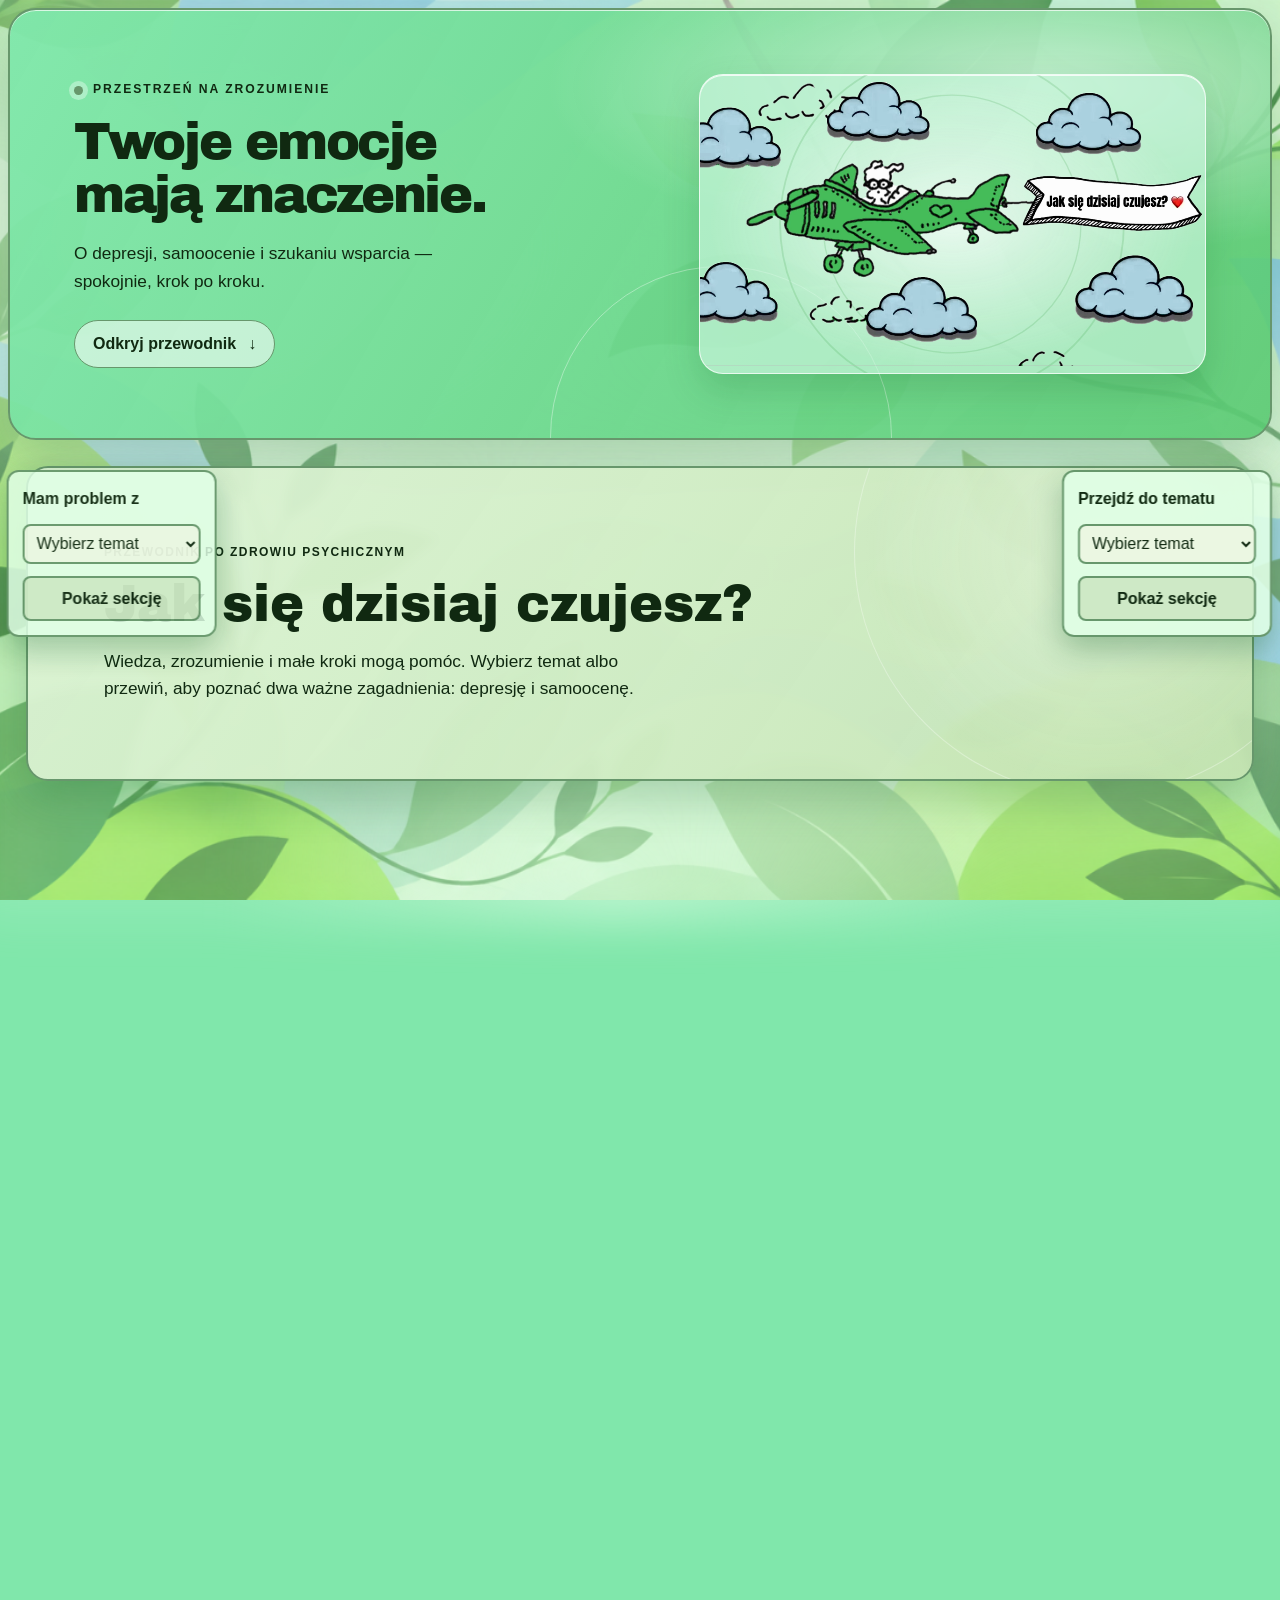
<file: index.html>
<!DOCTYPE html>
<html lang="pl">
<head>
    <meta charset="UTF-8">
    <meta name="viewport" content="width=device-width, initial-scale=1.0">
    <meta http-equiv="refresh" content="0; url=problemy_psychiczne.html">
    <title>Zdrowie psychiczne</title>
</head>
<body>
    <p>Przekierowanie do strony. Jeśli nie nastąpi automatycznie, <a href="problemy_psychiczne.html">otwórz ją tutaj</a>.</p>
</body>
</html>
</file>
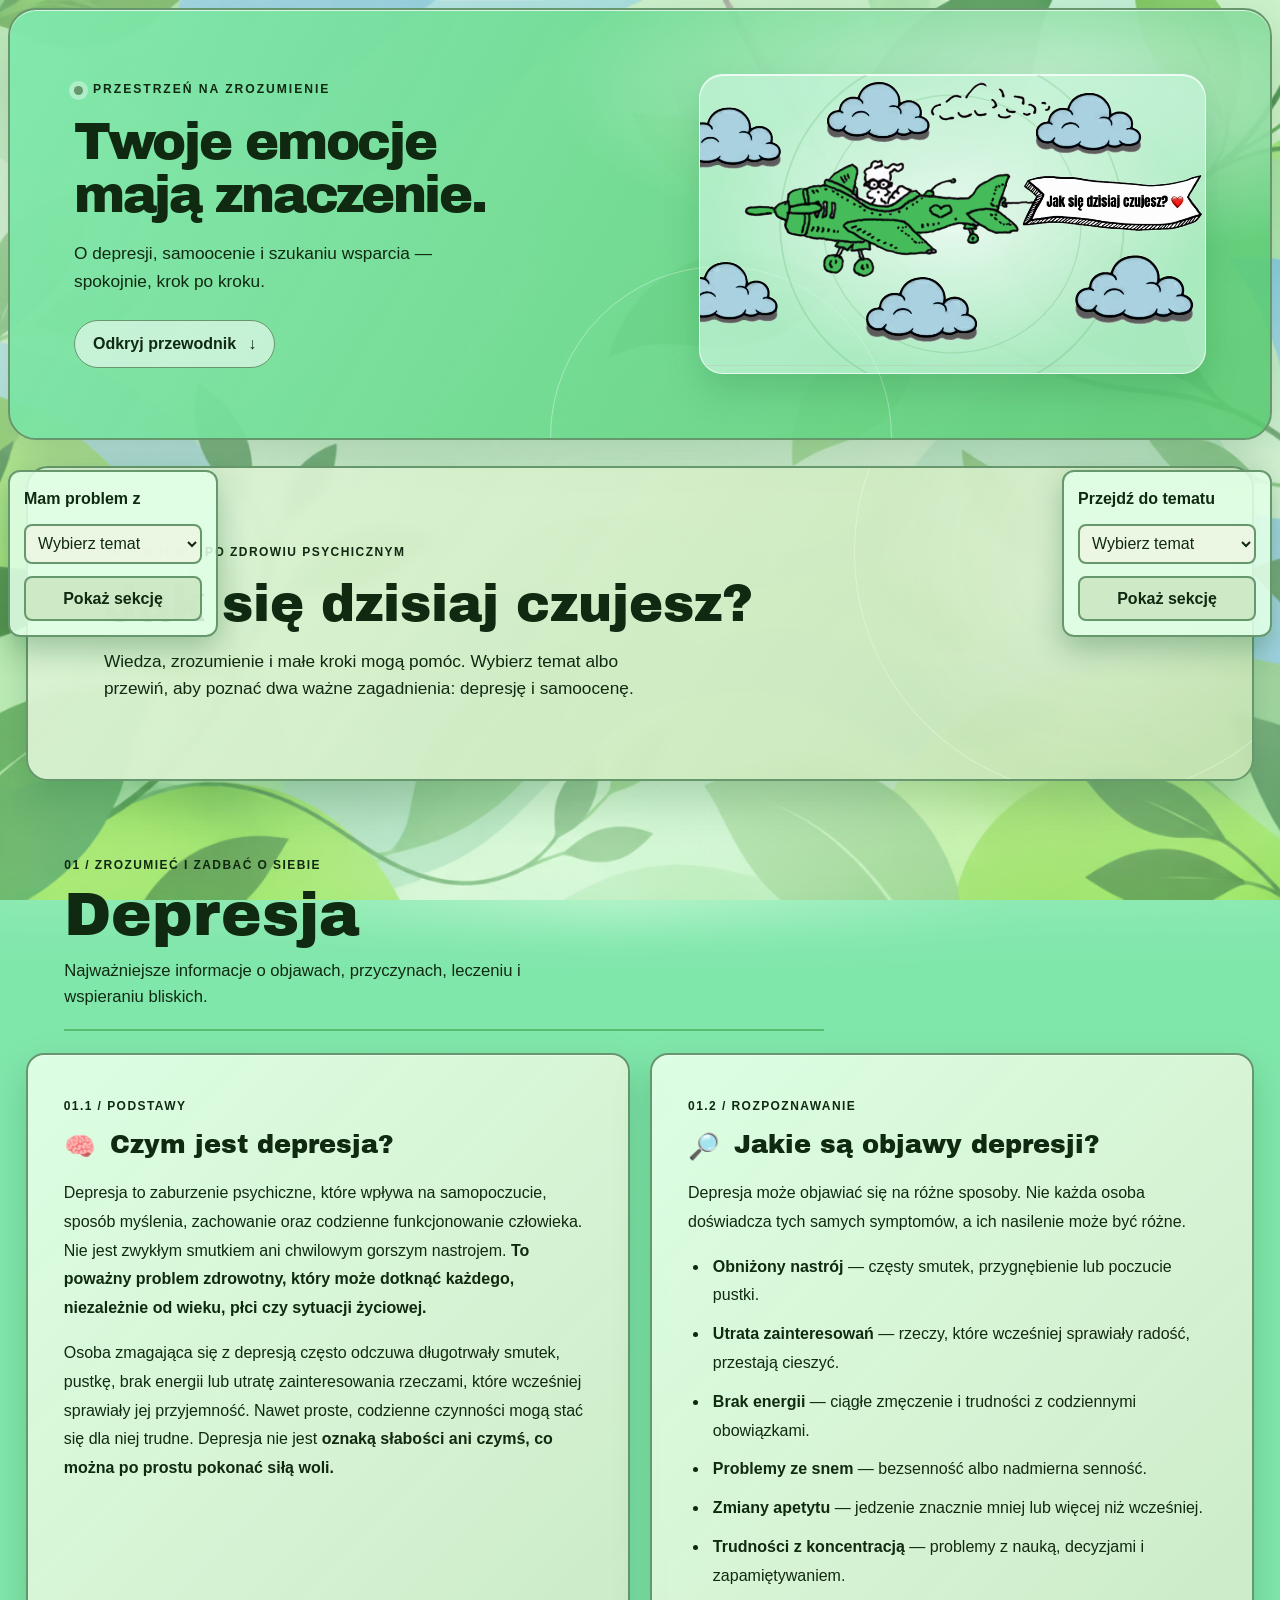
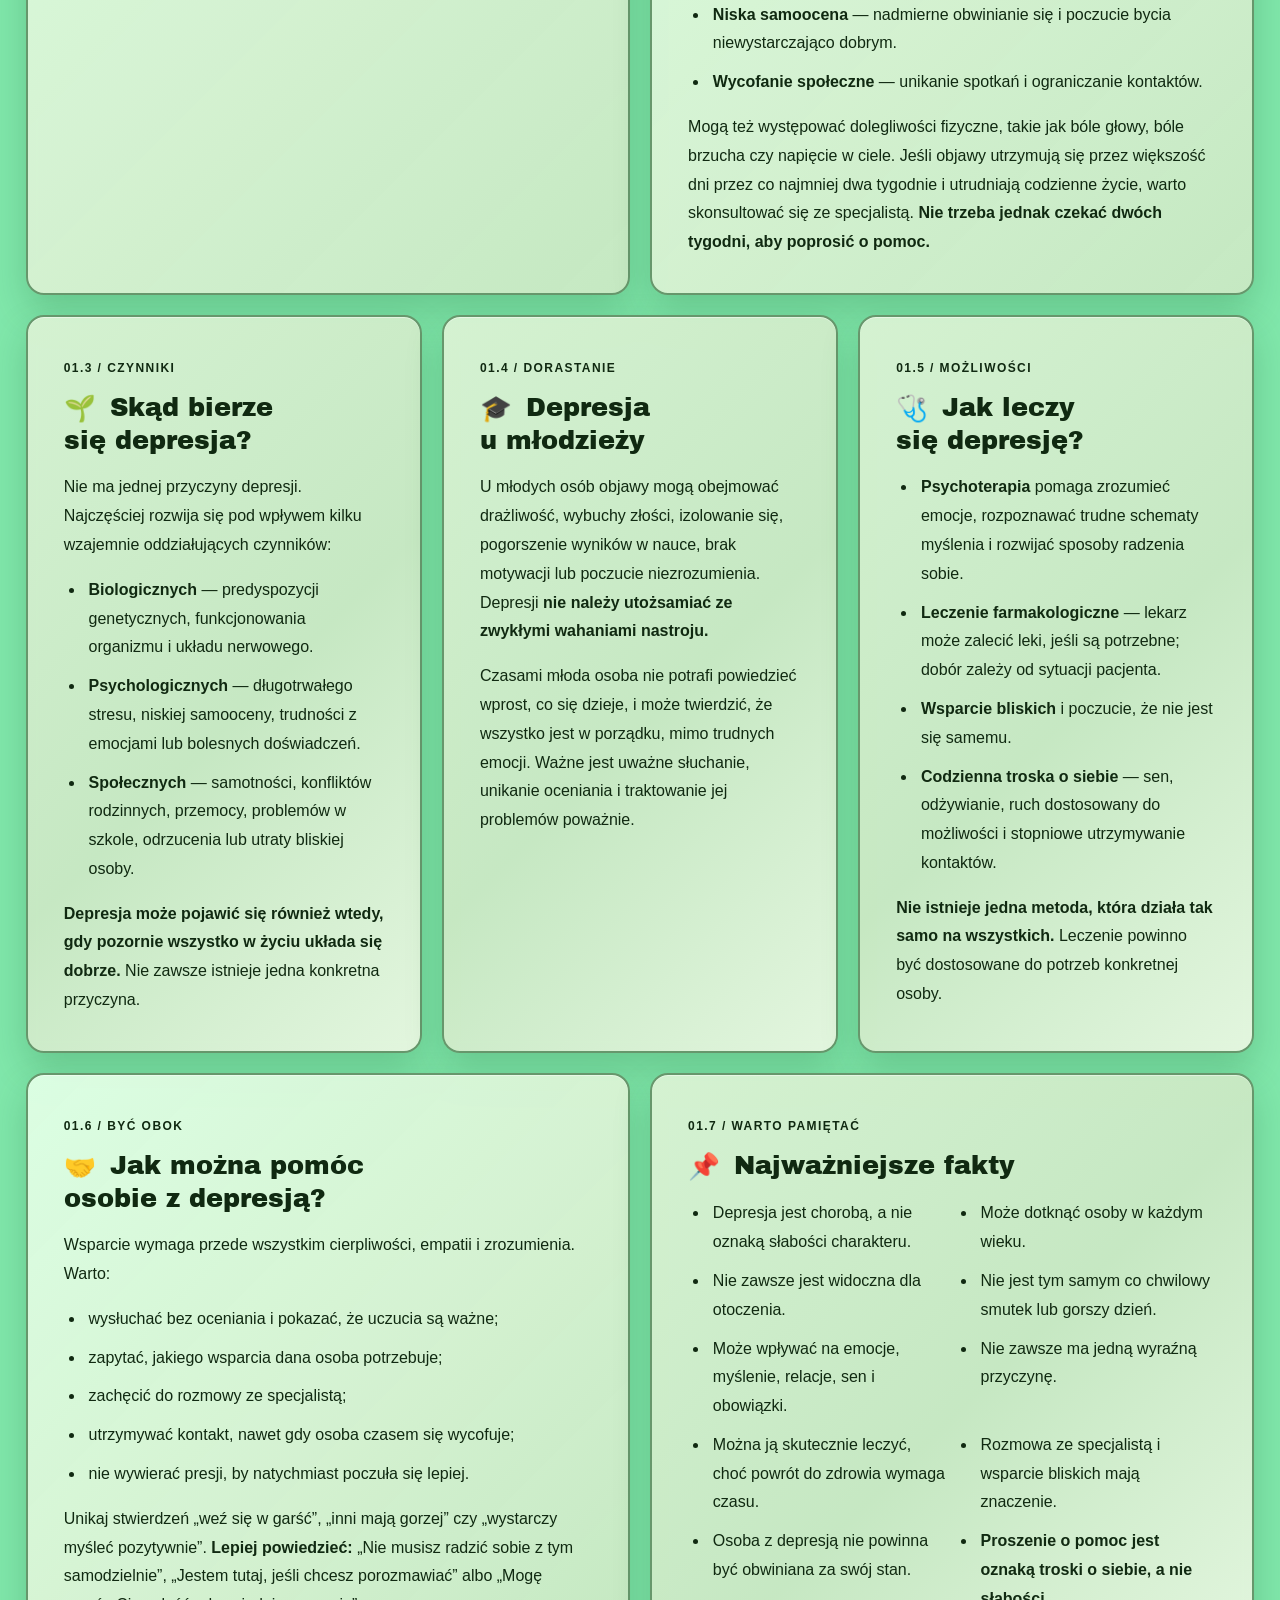
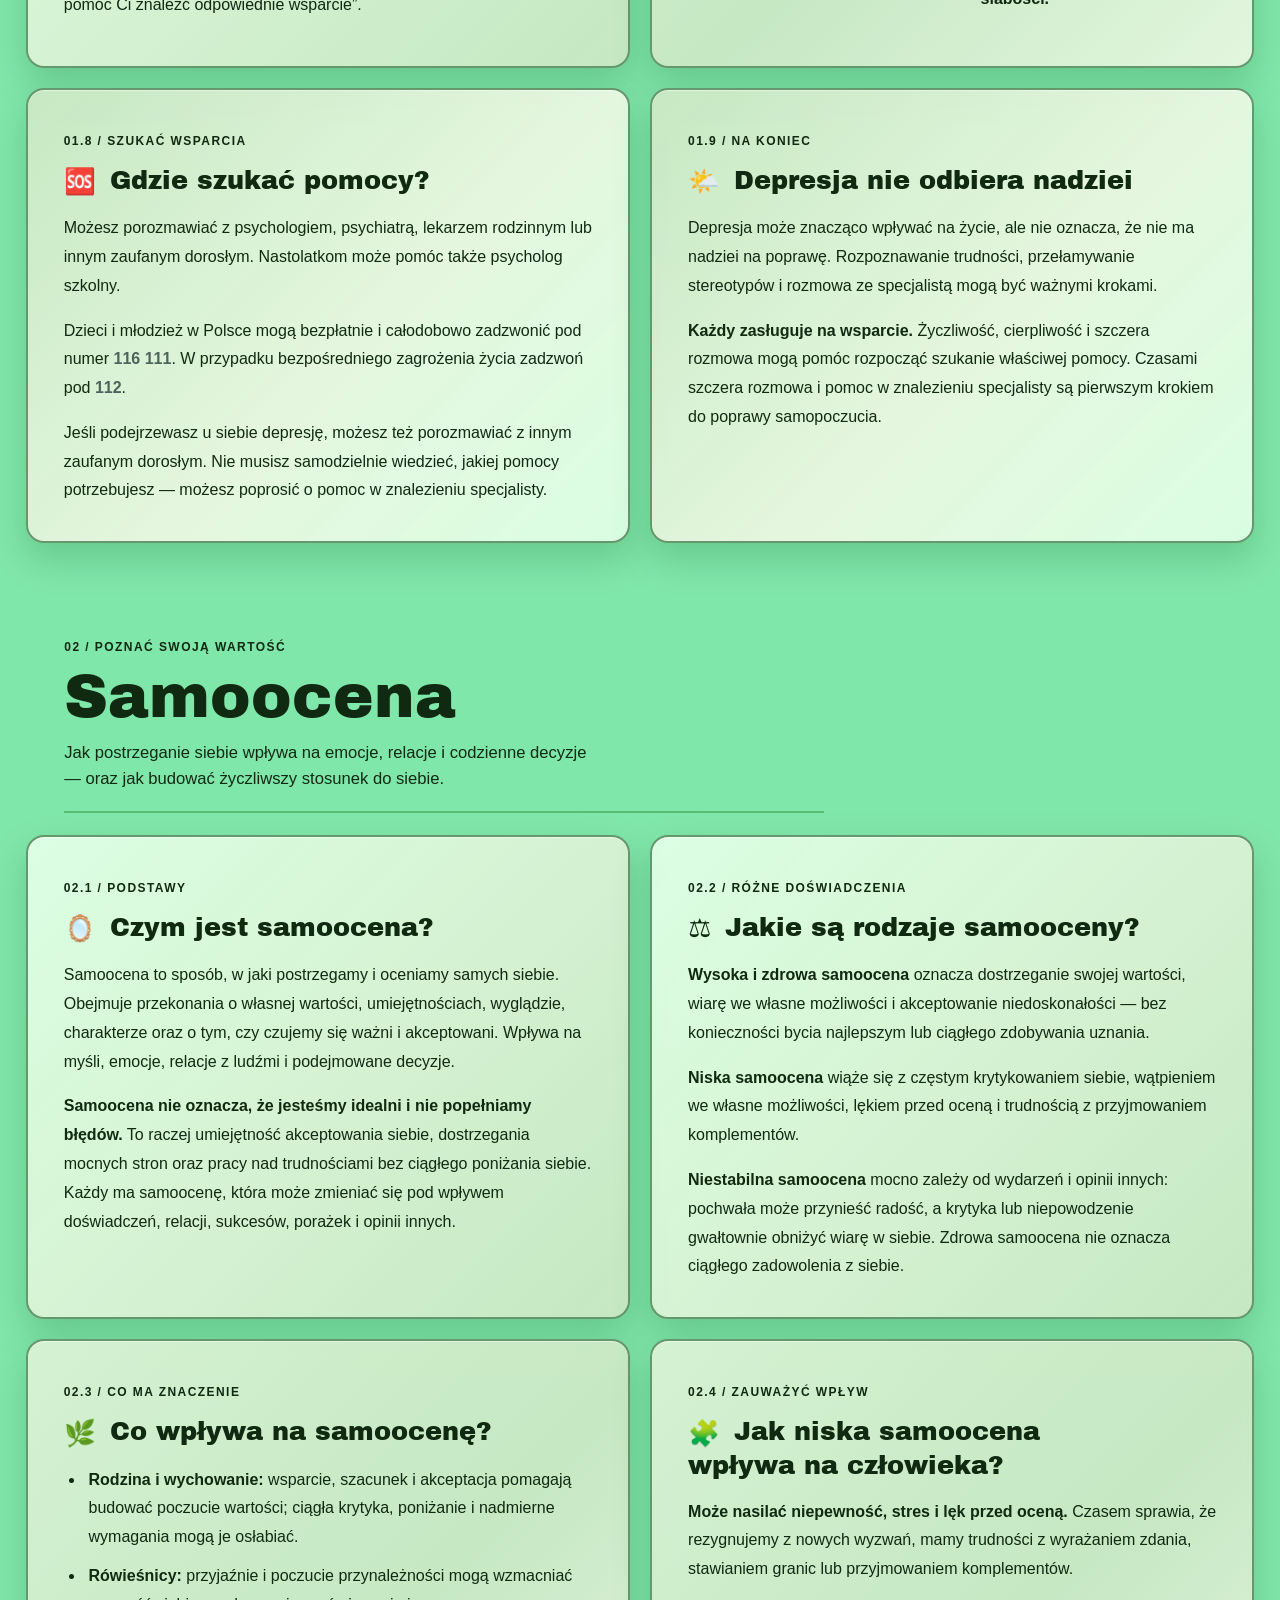
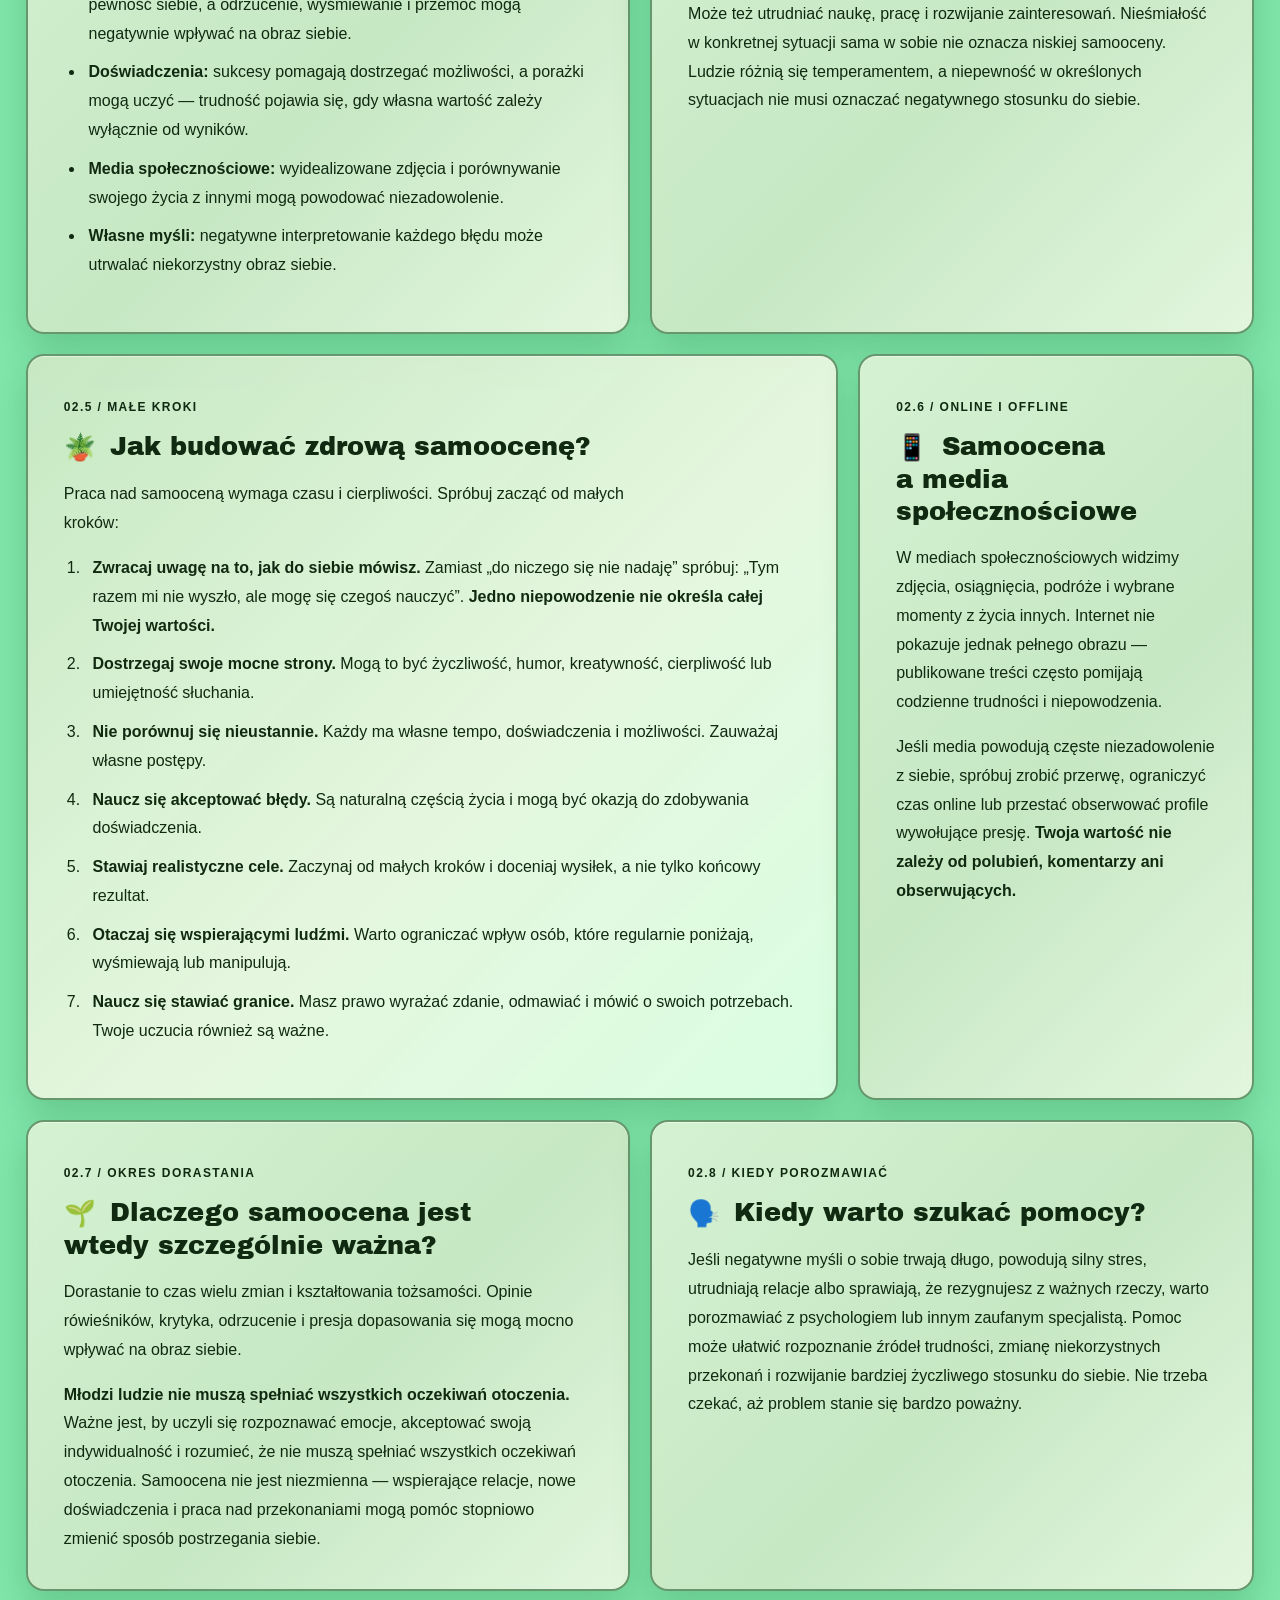
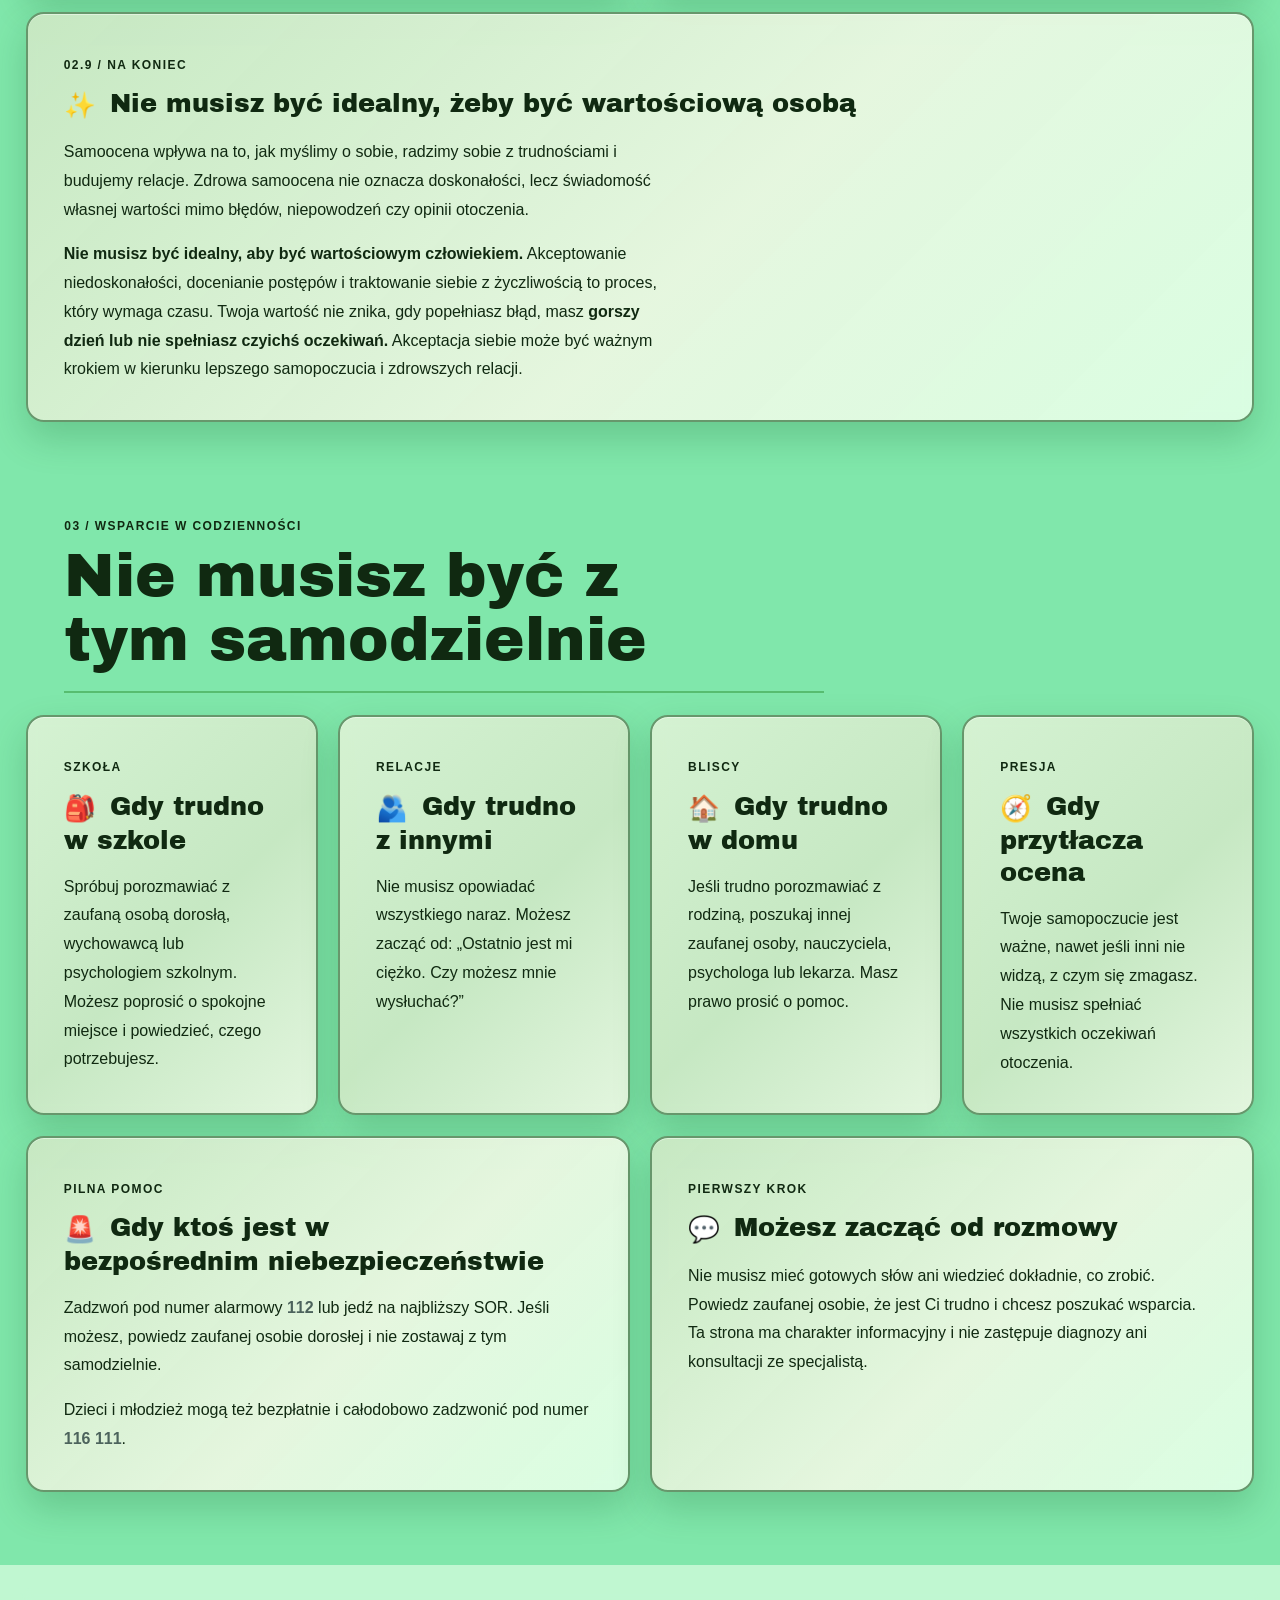
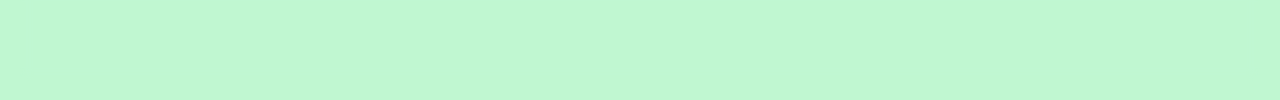
<file: problemy_psychiczne.html>
<!DOCTYPE html>
<html lang="pl">

<head>
    <meta charset="UTF-8">
    <meta name="viewport" content="width=device-width, initial-scale=1.0">
    <meta name="description" content="Przystępny przewodnik o depresji, samoocenie, codziennym wsparciu i szukaniu pomocy.">
    <title>Zdrowie psychiczne — depresja i samoocena</title>
    <link rel="preconnect" href="https://fonts.googleapis.com">
    <link rel="preconnect" href="https://fonts.gstatic.com" crossorigin>
    <link href="https://fonts.googleapis.com/css2?family=Archivo+Black&display=swap" rel="stylesheet">
    <link rel="stylesheet" href="style.css">
</head>

<body>
    <div class="page">
        <a class="skip-link" href="#main-content">Przejdź do treści</a>

        <header class="topbar" aria-labelledby="topbar-title">
            <div class="topbar-copy">
                <p class="topbar-kicker"><span aria-hidden="true"></span> PRZESTRZEŃ NA ZROZUMIENIE</p>
                <h1 class="topbar-title archivo-black-regular" id="topbar-title">Twoje emocje<br>mają znaczenie.</h1>
                <p class="topbar-description">O depresji, samoocenie i szukaniu wsparcia — spokojnie, krok po kroku.</p>
                <a class="topbar-link" href="#depression">Odkryj przewodnik <span aria-hidden="true">↓</span></a>
            </div>
            <div class="topbar-media">
                <video class="topbar-video" autoplay muted loop playsinline preload="metadata" aria-hidden="true">
                    <source src="latajacy_piesek_v2.webm" type="video/webm">
                </video>
            </div>
        </header>

        <div class="layout">
            <aside class="side left">
                <form class="side-form">
                    <label for="problem-select">Mam problem z</label>
                    <select id="problem-select" name="problem" required>
                        <option value="" selected disabled>Wybierz temat</option>
                        <option value="school">szkołą</option>
                        <option value="relationships">relacjami z innymi</option>
                        <option value="family">rodziną</option>
                        <option value="social-pressure">opinią i presją społeczną</option>
                    </select>
                    <button type="submit">Pokaż sekcję</button>
                    <output class="selection-result" aria-live="polite" hidden></output>
                </form>
            </aside>

            <main class="content" id="main-content">
                <header class="intro" aria-labelledby="page-title">
                    <p class="eyebrow">Przewodnik po zdrowiu psychicznym</p>
                    <h1 class="archivo-black-regular" id="page-title">Jak się dzisiaj czujesz?</h1>
                    <p class="intro-copy">Wiedza, zrozumienie i małe kroki mogą pomóc. Wybierz temat albo przewiń,
                        aby poznać dwa ważne zagadnienia: depresję i samoocenę.</p>
                </header>

                <section class="guide-section" id="depression" aria-labelledby="depression-title">
                    <header class="chapter-heading">
                        <p class="eyebrow">01 / ZROZUMIEĆ I ZADBAĆ O SIEBIE</p>
                        <h2 class="archivo-black-regular" id="depression-title">Depresja</h2>
                        <p>Najważniejsze informacje o objawach, przyczynach, leczeniu i wspieraniu bliskich.</p>
                    </header>

                    <div class="article-grid">
                        <article class="panel feature-panel span-6" id="what-is-depression">
                            <span class="section-number">01.1 / PODSTAWY</span>
                            <h3 class="archivo-black-regular"><span class="heading-emoji" aria-hidden="true">🧠</span> Czym jest depresja?</h3>
                            <p>Depresja to zaburzenie psychiczne, które wpływa na samopoczucie, sposób myślenia,
                                zachowanie oraz codzienne funkcjonowanie człowieka. Nie jest zwykłym smutkiem ani
                                chwilowym gorszym nastrojem. <strong>To poważny problem zdrowotny, który może dotknąć
                                każdego, niezależnie od wieku, płci czy sytuacji życiowej.</strong></p>
                            <p>Osoba zmagająca się z depresją często odczuwa długotrwały smutek, pustkę, brak energii
                                lub utratę zainteresowania rzeczami, które wcześniej sprawiały jej przyjemność.
                                Nawet proste, codzienne czynności mogą stać się dla niej trudne. Depresja nie jest
                                <strong>oznaką słabości ani czymś, co można po prostu pokonać siłą woli.</strong></p>
                        </article>

                        <article class="panel feature-panel span-6" id="symptoms">
                            <span class="section-number">01.2 / ROZPOZNAWANIE</span>
                            <h3 class="archivo-black-regular"><span class="heading-emoji" aria-hidden="true">🔎</span> Jakie są objawy depresji?</h3>
                            <p>Depresja może objawiać się na różne sposoby. Nie każda osoba doświadcza tych samych
                                symptomów, a ich nasilenie może być różne.</p>
                            <ul class="readable-list">
                                <li><strong>Obniżony nastrój</strong> — częsty smutek, przygnębienie lub poczucie pustki.</li>
                                <li><strong>Utrata zainteresowań</strong> — rzeczy, które wcześniej sprawiały radość,
                                    przestają cieszyć.</li>
                                <li><strong>Brak energii</strong> — ciągłe zmęczenie i trudności z codziennymi
                                    obowiązkami.</li>
                                <li><strong>Problemy ze snem</strong> — bezsenność albo nadmierna senność.</li>
                                <li><strong>Zmiany apetytu</strong> — jedzenie znacznie mniej lub więcej niż wcześniej.</li>
                                <li><strong>Trudności z koncentracją</strong> — problemy z nauką, decyzjami
                                    i zapamiętywaniem.</li>
                                <li><strong>Niska samoocena</strong> — nadmierne obwinianie się i poczucie
                                    bycia niewystarczająco dobrym.</li>
                                <li><strong>Wycofanie społeczne</strong> — unikanie spotkań i ograniczanie kontaktów.</li>
                            </ul>
                            <p>Mogą też występować dolegliwości fizyczne, takie jak bóle głowy, bóle brzucha czy
                                napięcie w ciele. Jeśli objawy utrzymują się przez większość dni przez co najmniej
                                dwa tygodnie i utrudniają codzienne życie, warto skonsultować się ze specjalistą.
                                <strong>Nie trzeba jednak czekać dwóch tygodni, aby poprosić o pomoc.</strong></p>
                        </article>

                        <article class="panel summary-panel span-4" id="causes">
                            <span class="section-number">01.3 / CZYNNIKI</span>
                            <h3 class="archivo-black-regular"><span class="heading-emoji" aria-hidden="true">🌱</span> Skąd bierze się depresja?</h3>
                            <p>Nie ma jednej przyczyny depresji. Najczęściej rozwija się pod wpływem kilku wzajemnie
                                oddziałujących czynników:</p>
                            <ul class="readable-list">
                                <li><strong>Biologicznych</strong> — predyspozycji genetycznych, funkcjonowania
                                    organizmu i układu nerwowego.</li>
                                <li><strong>Psychologicznych</strong> — długotrwałego stresu, niskiej samooceny,
                                    trudności z emocjami lub bolesnych doświadczeń.</li>
                                <li><strong>Społecznych</strong> — samotności, konfliktów rodzinnych, przemocy,
                                    problemów w szkole, odrzucenia lub utraty bliskiej osoby.</li>
                            </ul>
                            <p><strong>Depresja może pojawić się również wtedy, gdy pozornie wszystko w życiu układa
                                się dobrze.</strong> Nie zawsze istnieje jedna konkretna przyczyna.</p>
                        </article>

                        <article class="panel summary-panel span-4" id="young-people">
                            <span class="section-number">01.4 / DORASTANIE</span>
                            <h3 class="archivo-black-regular"><span class="heading-emoji" aria-hidden="true">🎓</span> Depresja u młodzieży</h3>
                            <p>U młodych osób objawy mogą obejmować drażliwość, wybuchy złości, izolowanie się,
                                pogorszenie wyników w nauce, brak motywacji lub poczucie niezrozumienia. Depresji
                                <strong>nie należy utożsamiać ze zwykłymi wahaniami nastroju.</strong></p>
                            <p>Czasami młoda osoba nie potrafi powiedzieć wprost, co się dzieje, i może twierdzić,
                                że wszystko jest w porządku, mimo trudnych emocji. Ważne jest uważne słuchanie,
                                unikanie oceniania i traktowanie jej problemów poważnie.</p>
                        </article>

                        <article class="panel summary-panel span-4" id="treatment">
                            <span class="section-number">01.5 / MOŻLIWOŚCI</span>
                            <h3 class="archivo-black-regular"><span class="heading-emoji" aria-hidden="true">🩺</span> Jak leczy się depresję?</h3>
                            <ul class="readable-list">
                                <li><strong>Psychoterapia</strong> pomaga zrozumieć emocje, rozpoznawać trudne
                                    schematy myślenia i rozwijać sposoby radzenia sobie.</li>
                                <li><strong>Leczenie farmakologiczne</strong> — lekarz może zalecić leki, jeśli są
                                    potrzebne; dobór zależy od sytuacji pacjenta.</li>
                                <li><strong>Wsparcie bliskich</strong> i poczucie, że nie jest się samemu.</li>
                                <li><strong>Codzienna troska o siebie</strong> — sen, odżywianie, ruch dostosowany
                                    do możliwości i stopniowe utrzymywanie kontaktów.</li>
                            </ul>
                            <p><strong>Nie istnieje jedna metoda, która działa tak samo na wszystkich.</strong>
                                Leczenie powinno być dostosowane do potrzeb konkretnej osoby.</p>
                        </article>

                        <article class="panel feature-panel span-6" id="supporting-someone">
                            <span class="section-number">01.6 / BYĆ OBOK</span>
                            <h3 class="archivo-black-regular"><span class="heading-emoji" aria-hidden="true">🤝</span> Jak można pomóc osobie z depresją?</h3>
                            <p>Wsparcie wymaga przede wszystkim cierpliwości, empatii i zrozumienia. Warto:</p>
                            <ul class="readable-list">
                                <li>wysłuchać bez oceniania i pokazać, że uczucia są ważne;</li>
                                <li>zapytać, jakiego wsparcia dana osoba potrzebuje;</li>
                                <li>zachęcić do rozmowy ze specjalistą;</li>
                                <li>utrzymywać kontakt, nawet gdy osoba czasem się wycofuje;</li>
                                <li>nie wywierać presji, by natychmiast poczuła się lepiej.</li>
                            </ul>
                            <p>Unikaj stwierdzeń „weź się w garść”, „inni mają gorzej” czy „wystarczy myśleć
                                pozytywnie”. <strong>Lepiej powiedzieć:</strong> „Nie musisz radzić sobie z tym samodzielnie”,
                                „Jestem tutaj, jeśli chcesz porozmawiać” albo „Mogę pomóc Ci znaleźć odpowiednie
                                wsparcie”.</p>
                        </article>

                        <article class="panel summary-panel span-6" id="depression-facts">
                            <span class="section-number">01.7 / WARTO PAMIĘTAĆ</span>
                            <h3 class="archivo-black-regular"><span class="heading-emoji" aria-hidden="true">📌</span> Najważniejsze fakty</h3>
                            <ul class="readable-list two-column-list">
                                <li>Depresja jest chorobą, a nie oznaką słabości charakteru.</li>
                                <li>Może dotknąć osoby w każdym wieku.</li>
                                <li>Nie zawsze jest widoczna dla otoczenia.</li>
                                <li>Nie jest tym samym co chwilowy smutek lub gorszy dzień.</li>
                                <li>Może wpływać na emocje, myślenie, relacje, sen i obowiązki.</li>
                                <li>Nie zawsze ma jedną wyraźną przyczynę.</li>
                                <li>Można ją skutecznie leczyć, choć powrót do zdrowia wymaga czasu.</li>
                                <li>Rozmowa ze specjalistą i wsparcie bliskich mają znaczenie.</li>
                                <li>Osoba z depresją nie powinna być obwiniana za swój stan.</li>
                                <li><strong>Proszenie o pomoc jest oznaką troski o siebie, a nie słabości.</strong></li>
                            </ul>
                        </article>

                        <article class="panel content-panel span-6" id="help-seeking">
                            <span class="section-number">01.8 / SZUKAĆ WSPARCIA</span>
                            <h3 class="archivo-black-regular"><span class="heading-emoji" aria-hidden="true">🆘</span> Gdzie szukać pomocy?</h3>
                            <p>Możesz porozmawiać z psychologiem, psychiatrą, lekarzem rodzinnym lub innym zaufanym
                                dorosłym. Nastolatkom może pomóc także psycholog szkolny.</p>
                            <p>Dzieci i młodzież w Polsce mogą bezpłatnie i całodobowo zadzwonić pod numer
                                <a href="tel:116111"><strong>116 111</strong></a>. W przypadku bezpośredniego
                                zagrożenia życia zadzwoń pod <a href="tel:112"><strong>112</strong></a>.</p>
                            <p>Jeśli podejrzewasz u siebie depresję, możesz też porozmawiać z innym zaufanym
                                dorosłym. Nie musisz samodzielnie wiedzieć, jakiej pomocy potrzebujesz — możesz
                                poprosić o pomoc w znalezieniu specjalisty.</p>
                        </article>

                        <article class="panel content-panel span-6" id="depression-summary">
                            <span class="section-number">01.9 / NA KONIEC</span>
                            <h3 class="archivo-black-regular"><span class="heading-emoji" aria-hidden="true">🌤️</span> Depresja nie odbiera nadziei</h3>
                            <p>Depresja może znacząco wpływać na życie, ale nie oznacza, że nie ma nadziei na poprawę.
                                Rozpoznawanie trudności, przełamywanie stereotypów i rozmowa ze specjalistą mogą być
                                ważnymi krokami.</p>
                            <p><strong>Każdy zasługuje na wsparcie.</strong> Życzliwość, cierpliwość i szczera rozmowa mogą pomóc
                                rozpocząć szukanie właściwej pomocy. Czasami szczera rozmowa i pomoc w znalezieniu
                                specjalisty są pierwszym krokiem do poprawy samopoczucia.</p>
                        </article>
                    </div>
                </section>

                <section class="guide-section self-esteem-section" id="self-esteem" aria-labelledby="self-esteem-title">
                    <header class="chapter-heading">
                        <p class="eyebrow">02 / POZNAĆ SWOJĄ WARTOŚĆ</p>
                        <h2 class="archivo-black-regular" id="self-esteem-title">Samoocena</h2>
                        <p>Jak postrzeganie siebie wpływa na emocje, relacje i codzienne decyzje — oraz jak budować
                            życzliwszy stosunek do siebie.</p>
                    </header>

                    <div class="article-grid">
                        <article class="panel feature-panel span-6" id="self-esteem-basics">
                            <span class="section-number">02.1 / PODSTAWY</span>
                            <h3 class="archivo-black-regular"><span class="heading-emoji" aria-hidden="true">🪞</span> Czym jest samoocena?</h3>
                            <p>Samoocena to sposób, w jaki postrzegamy i oceniamy samych siebie. Obejmuje przekonania
                                o własnej wartości, umiejętnościach, wyglądzie, charakterze oraz o tym, czy czujemy
                                się ważni i akceptowani. Wpływa na myśli, emocje, relacje z ludźmi i podejmowane
                                decyzje.</p>
                            <p><strong>Samoocena nie oznacza, że jesteśmy idealni i nie popełniamy błędów.</strong>
                                To raczej
                                umiejętność akceptowania siebie, dostrzegania mocnych stron oraz pracy nad
                                trudnościami bez ciągłego poniżania siebie. Każdy ma samoocenę, która może zmieniać
                                się pod wpływem doświadczeń, relacji, sukcesów, porażek i opinii innych.</p>
                        </article>

                        <article class="panel feature-panel span-6" id="self-esteem-types">
                            <span class="section-number">02.2 / RÓŻNE DOŚWIADCZENIA</span>
                            <h3 class="archivo-black-regular"><span class="heading-emoji" aria-hidden="true">⚖️</span> Jakie są rodzaje samooceny?</h3>
                            <p><strong>Wysoka i zdrowa samoocena</strong> oznacza dostrzeganie swojej wartości,
                                wiarę we własne możliwości i akceptowanie niedoskonałości — bez konieczności bycia
                                najlepszym lub ciągłego zdobywania uznania.</p>
                            <p><strong>Niska samoocena</strong> wiąże się z częstym krytykowaniem siebie, wątpieniem
                                we własne możliwości, lękiem przed oceną i trudnością z przyjmowaniem komplementów.</p>
                            <p><strong>Niestabilna samoocena</strong> mocno zależy od wydarzeń i opinii innych:
                                pochwała może przynieść radość, a krytyka lub niepowodzenie gwałtownie obniżyć wiarę
                                w siebie. Zdrowa samoocena nie oznacza ciągłego zadowolenia z siebie.</p>
                        </article>

                        <article class="panel summary-panel span-6" id="self-esteem-influences">
                            <span class="section-number">02.3 / CO MA ZNACZENIE</span>
                            <h3 class="archivo-black-regular"><span class="heading-emoji" aria-hidden="true">🌿</span> Co wpływa na samoocenę?</h3>
                            <ul class="readable-list">
                                <li><strong>Rodzina i wychowanie:</strong> wsparcie, szacunek i akceptacja pomagają
                                    budować poczucie wartości; ciągła krytyka, poniżanie i nadmierne wymagania mogą je
                                    osłabiać.</li>
                                <li><strong>Rówieśnicy:</strong> przyjaźnie i poczucie przynależności mogą wzmacniać
                                    pewność siebie, a odrzucenie, wyśmiewanie i przemoc mogą negatywnie wpływać na
                                    obraz siebie.</li>
                                <li><strong>Doświadczenia:</strong> sukcesy pomagają dostrzegać możliwości, a porażki
                                    mogą uczyć — trudność pojawia się, gdy własna wartość zależy wyłącznie od wyników.</li>
                                <li><strong>Media społecznościowe:</strong> wyidealizowane zdjęcia i porównywanie
                                    swojego życia z innymi mogą powodować niezadowolenie.</li>
                                <li><strong>Własne myśli:</strong> negatywne interpretowanie każdego błędu może
                                    utrwalać niekorzystny obraz siebie.</li>
                            </ul>
                        </article>

                        <article class="panel summary-panel span-6" id="low-self-esteem">
                            <span class="section-number">02.4 / ZAUWAŻYĆ WPŁYW</span>
                            <h3 class="archivo-black-regular"><span class="heading-emoji" aria-hidden="true">🧩</span> Jak niska samoocena wpływa na człowieka?</h3>
                            <p><strong>Może nasilać niepewność, stres i lęk przed oceną.</strong> Czasem sprawia, że rezygnujemy
                                z nowych wyzwań, mamy trudności z wyrażaniem zdania, stawianiem granic lub
                                przyjmowaniem komplementów.</p>
                            <p>Może też utrudniać naukę, pracę i rozwijanie zainteresowań. Nieśmiałość w konkretnej
                                sytuacji sama w sobie nie oznacza niskiej samooceny. Ludzie różnią się
                                temperamentem, a niepewność w określonych sytuacjach nie musi oznaczać
                                negatywnego stosunku do siebie.</p>
                        </article>

                        <article class="panel content-panel span-8" id="building-self-esteem">
                            <span class="section-number">02.5 / MAŁE KROKI</span>
                            <h3 class="archivo-black-regular"><span class="heading-emoji" aria-hidden="true">🪴</span> Jak budować zdrową samoocenę?</h3>
                            <p>Praca nad samooceną wymaga czasu i cierpliwości. Spróbuj zacząć od małych kroków:</p>
                            <ol class="readable-list steps-list">
                                <li><strong>Zwracaj uwagę na to, jak do siebie mówisz.</strong> Zamiast „do niczego się
                                    nie nadaję” spróbuj: „Tym razem mi nie wyszło, ale mogę się czegoś nauczyć”.
                                    <strong>Jedno niepowodzenie nie określa całej Twojej wartości.</strong></li>
                                <li><strong>Dostrzegaj swoje mocne strony.</strong> Mogą to być życzliwość, humor,
                                    kreatywność, cierpliwość lub umiejętność słuchania.</li>
                                <li><strong>Nie porównuj się nieustannie.</strong> Każdy ma własne tempo, doświadczenia
                                    i możliwości. Zauważaj własne postępy.</li>
                                <li><strong>Naucz się akceptować błędy.</strong> Są naturalną częścią życia i mogą
                                    być okazją do zdobywania doświadczenia.</li>
                                <li><strong>Stawiaj realistyczne cele.</strong> Zaczynaj od małych kroków i doceniaj
                                    wysiłek, a nie tylko końcowy rezultat.</li>
                                <li><strong>Otaczaj się wspierającymi ludźmi.</strong> Warto ograniczać wpływ osób,
                                    które regularnie poniżają, wyśmiewają lub manipulują.</li>
                                <li><strong>Naucz się stawiać granice.</strong> Masz prawo wyrażać zdanie, odmawiać
                                    i mówić o swoich potrzebach. Twoje uczucia również są ważne.</li>
                            </ol>
                        </article>

                        <article class="panel summary-panel span-4" id="social-media">
                            <span class="section-number">02.6 / ONLINE I OFFLINE</span>
                            <h3 class="archivo-black-regular"><span class="heading-emoji" aria-hidden="true">📱</span> Samoocena a media społecznościowe</h3>
                            <p>W mediach społecznościowych widzimy zdjęcia, osiągnięcia, podróże i wybrane momenty
                                z życia innych. Internet nie pokazuje jednak pełnego obrazu — publikowane treści
                                często pomijają codzienne trudności i niepowodzenia.</p>
                            <p>Jeśli media powodują częste niezadowolenie z siebie, spróbuj zrobić przerwę, ograniczyć
                                czas online lub przestać obserwować profile wywołujące presję.
                                <strong>Twoja wartość nie zależy od polubień, komentarzy ani obserwujących.</strong></p>
                        </article>

                        <article class="panel summary-panel span-6" id="self-esteem-youth">
                            <span class="section-number">02.7 / OKRES DORASTANIA</span>
                            <h3 class="archivo-black-regular"><span class="heading-emoji" aria-hidden="true">🌱</span> Dlaczego samoocena jest wtedy szczególnie ważna?</h3>
                            <p>Dorastanie to czas wielu zmian i kształtowania tożsamości. Opinie rówieśników,
                                krytyka, odrzucenie i presja dopasowania się mogą mocno wpływać na obraz siebie.</p>
                            <p><strong>Młodzi ludzie nie muszą spełniać wszystkich oczekiwań otoczenia.</strong>
                                Ważne jest, by uczyli się rozpoznawać emocje, akceptować swoją
                                indywidualność i rozumieć, że nie muszą spełniać wszystkich oczekiwań otoczenia.
                                Samoocena nie jest niezmienna — wspierające relacje, nowe doświadczenia i praca nad
                                przekonaniami mogą pomóc stopniowo zmienić sposób postrzegania siebie.</p>
                        </article>

                        <article class="panel summary-panel span-6" id="self-esteem-help">
                            <span class="section-number">02.8 / KIEDY POROZMAWIAĆ</span>
                            <h3 class="archivo-black-regular"><span class="heading-emoji" aria-hidden="true">🗣️</span> Kiedy warto szukać pomocy?</h3>
                            <p>Jeśli negatywne myśli o sobie trwają długo, powodują silny stres, utrudniają relacje
                                albo sprawiają, że rezygnujesz z ważnych rzeczy, warto porozmawiać z psychologiem
                                lub innym zaufanym specjalistą. Pomoc może ułatwić rozpoznanie źródeł trudności,
                                zmianę niekorzystnych przekonań i rozwijanie bardziej życzliwego stosunku do siebie.
                                Nie trzeba czekać, aż problem stanie się bardzo poważny.</p>
                        </article>

                        <article class="panel content-panel span-12" id="self-esteem-summary">
                            <span class="section-number">02.9 / NA KONIEC</span>
                            <h3 class="archivo-black-regular"><span class="heading-emoji" aria-hidden="true">✨</span> Nie musisz być idealny, żeby być wartościową osobą</h3>
                            <p>Samoocena wpływa na to, jak myślimy o sobie, radzimy sobie z trudnościami i budujemy
                                relacje. Zdrowa samoocena nie oznacza doskonałości, lecz świadomość własnej wartości
                                mimo błędów, niepowodzeń czy opinii otoczenia.</p>
                            <p><strong>Nie musisz być idealny, aby być wartościowym człowiekiem.</strong>
                                Akceptowanie niedoskonałości, docenianie postępów i traktowanie siebie z życzliwością
                                to proces, który wymaga czasu. Twoja wartość nie znika, gdy popełniasz błąd, masz
                                <strong>gorszy dzień lub nie spełniasz czyichś oczekiwań.</strong> Akceptacja siebie może być ważnym
                                krokiem w kierunku lepszego samopoczucia i zdrowszych relacji.</p>
                        </article>
                    </div>
                </section>

                <section class="guide-section" aria-labelledby="support-title">
                    <header class="chapter-heading">
                        <p class="eyebrow">03 / WSPARCIE W CODZIENNOŚCI</p>
                        <h2 class="archivo-black-regular" id="support-title">Nie musisz być z tym samodzielnie</h2>
                    </header>
                    <div class="article-grid support-grid">
                        <article class="panel summary-panel span-3" id="school">
                            <span class="section-number">SZKOŁA</span>
                            <h3 class="archivo-black-regular"><span class="heading-emoji" aria-hidden="true">🎒</span> Gdy trudno w szkole</h3>
                            <p>Spróbuj porozmawiać z zaufaną osobą dorosłą, wychowawcą lub psychologiem szkolnym.
                                Możesz poprosić o spokojne miejsce i powiedzieć, czego potrzebujesz.</p>
                        </article>
                        <article class="panel summary-panel span-3" id="relationships">
                            <span class="section-number">RELACJE</span>
                            <h3 class="archivo-black-regular"><span class="heading-emoji" aria-hidden="true">🫂</span> Gdy trudno z innymi</h3>
                            <p>Nie musisz opowiadać wszystkiego naraz. Możesz zacząć od: „Ostatnio jest mi ciężko.
                                Czy możesz mnie wysłuchać?”</p>
                        </article>
                        <article class="panel summary-panel span-3" id="family">
                            <span class="section-number">BLISCY</span>
                            <h3 class="archivo-black-regular"><span class="heading-emoji" aria-hidden="true">🏠</span> Gdy trudno w domu</h3>
                            <p>Jeśli trudno porozmawiać z rodziną, poszukaj innej zaufanej osoby, nauczyciela,
                                psychologa lub lekarza. Masz prawo prosić o pomoc.</p>
                        </article>
                        <article class="panel summary-panel span-3" id="social-pressure">
                            <span class="section-number">PRESJA</span>
                            <h3 class="archivo-black-regular"><span class="heading-emoji" aria-hidden="true">🧭</span> Gdy przytłacza ocena</h3>
                            <p>Twoje samopoczucie jest ważne, nawet jeśli inni nie widzą, z czym się zmagasz.
                                Nie musisz spełniać wszystkich oczekiwań otoczenia.</p>
                        </article>
                        <article class="panel content-panel urgent-panel span-6" id="urgent-help">
                            <span class="section-number">PILNA POMOC</span>
                            <h3 class="archivo-black-regular"><span class="heading-emoji" aria-hidden="true">🚨</span> Gdy ktoś jest w bezpośrednim niebezpieczeństwie</h3>
                            <p>Zadzwoń pod numer alarmowy <a href="tel:112">112</a> lub jedź na najbliższy SOR.
                                Jeśli możesz, powiedz zaufanej osobie dorosłej i nie zostawaj z tym samodzielnie.</p>
                            <p>Dzieci i młodzież mogą też bezpłatnie i całodobowo zadzwonić pod numer
                                <a href="tel:116111">116 111</a>.</p>
                        </article>
                        <article class="panel content-panel span-6" id="how-help">
                            <span class="section-number">PIERWSZY KROK</span>
                            <h3 class="archivo-black-regular"><span class="heading-emoji" aria-hidden="true">💬</span> Możesz zacząć od rozmowy</h3>
                            <p>Nie musisz mieć gotowych słów ani wiedzieć dokładnie, co zrobić. Powiedz zaufanej
                                osobie, że jest Ci trudno i chcesz poszukać wsparcia. Ta strona ma charakter
                                informacyjny i nie zastępuje diagnozy ani konsultacji ze specjalistą.</p>
                        </article>
                    </div>
                </section>
            </main>

            <aside class="side right">
                <form class="side-form">
                    <label for="help-select">Przejdź do tematu</label>
                    <select id="help-select" name="help" required>
                        <option value="" selected disabled>Wybierz temat</option>
                        <option value="what-is-depression">depresji</option>
                        <option value="symptoms">objawach</option>
                        <option value="causes">przyczynach depresji</option>
                        <option value="young-people">depresji u młodzieży</option>
                        <option value="treatment">leczeniu</option>
                        <option value="supporting-someone">wspieraniu bliskiej osoby</option>
                        <option value="depression-facts">najważniejszych faktach</option>
                        <option value="help-seeking">szukaniu pomocy</option>
                        <option value="self-esteem">samoocenie</option>
                        <option value="self-esteem-types">rodzajach samooceny</option>
                        <option value="self-esteem-influences">tym, co wpływa na samoocenę</option>
                        <option value="low-self-esteem">niskiej samoocenie</option>
                        <option value="building-self-esteem">budowaniu samooceny</option>
                        <option value="social-media">samoocenie a mediach</option>
                        <option value="self-esteem-youth">samoocenie u młodzieży</option>
                        <option value="self-esteem-help">pomocy przy trudnościach</option>
                        <option value="urgent-help">pilnej pomocy</option>
                    </select>
                    <button type="submit">Pokaż sekcję</button>
                    <output class="selection-result" aria-live="polite" hidden></output>
                </form>
            </aside>
        </div>

        <footer class="footer">
            <p>Nie musisz przechodzić przez trudny czas w pojedynkę.</p>
            <a href="https://www.centrum-ja.com.pl/kryzys-samobojczy-jak-przez-niego-przejsc-i-gdzie-szukac-wsparcia/" target="_blank" rel="noopener noreferrer">Zobacz, jak zacząć szukać wsparcia</a>
        </footer>
    </div>
    <script src="script.js"></script>
</body>

</html>
</file>
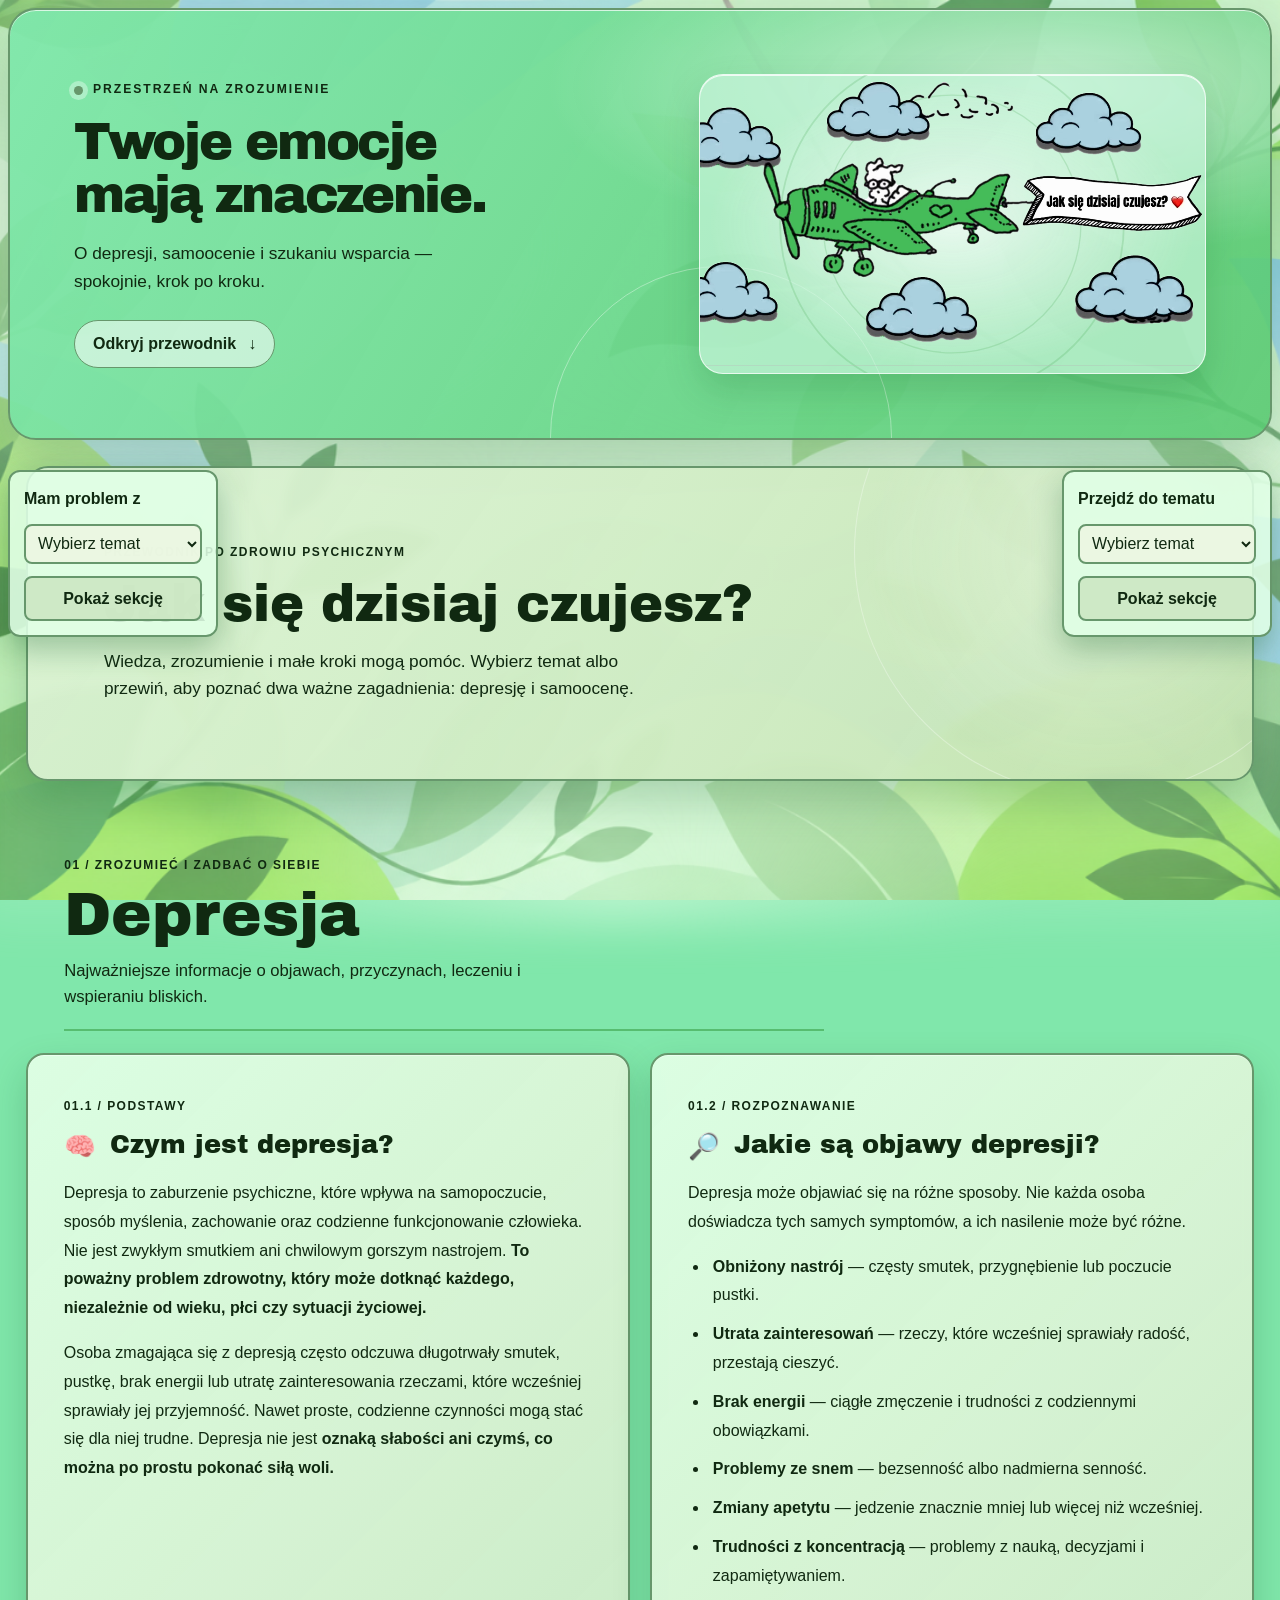
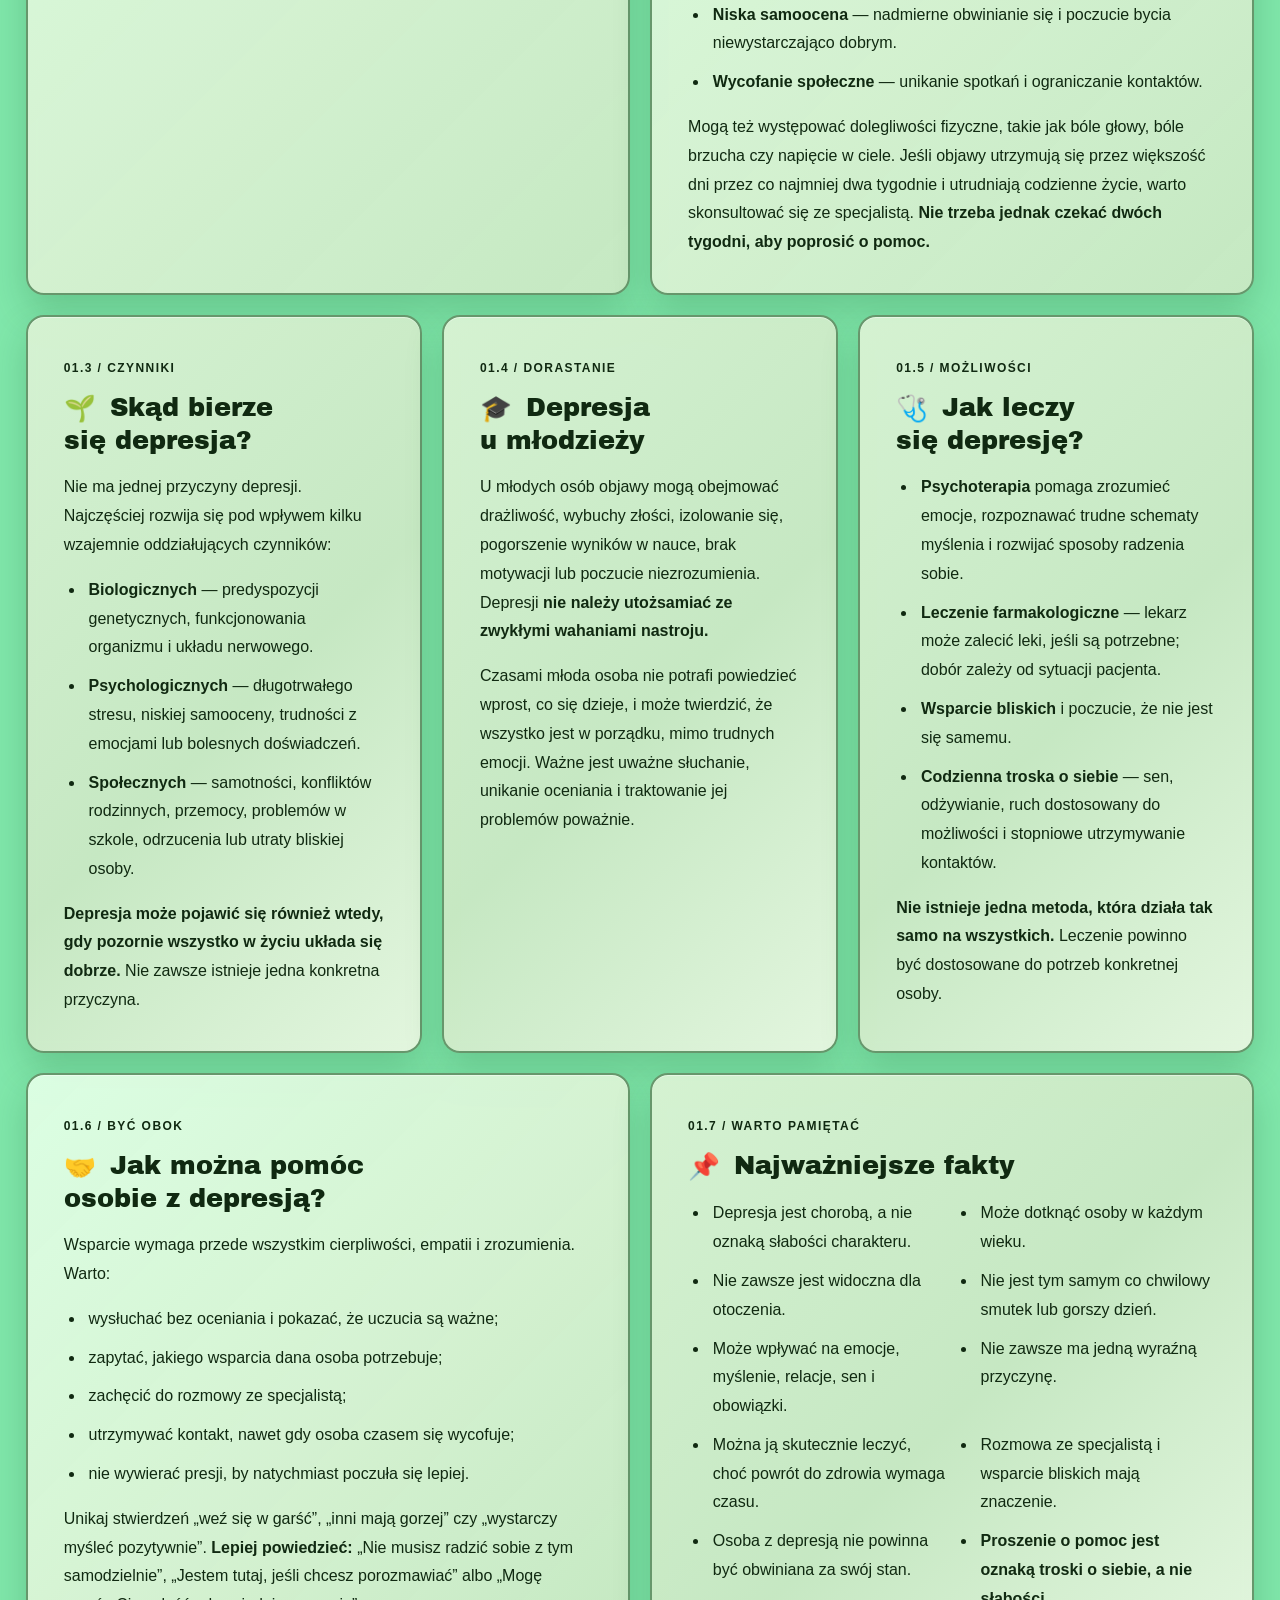
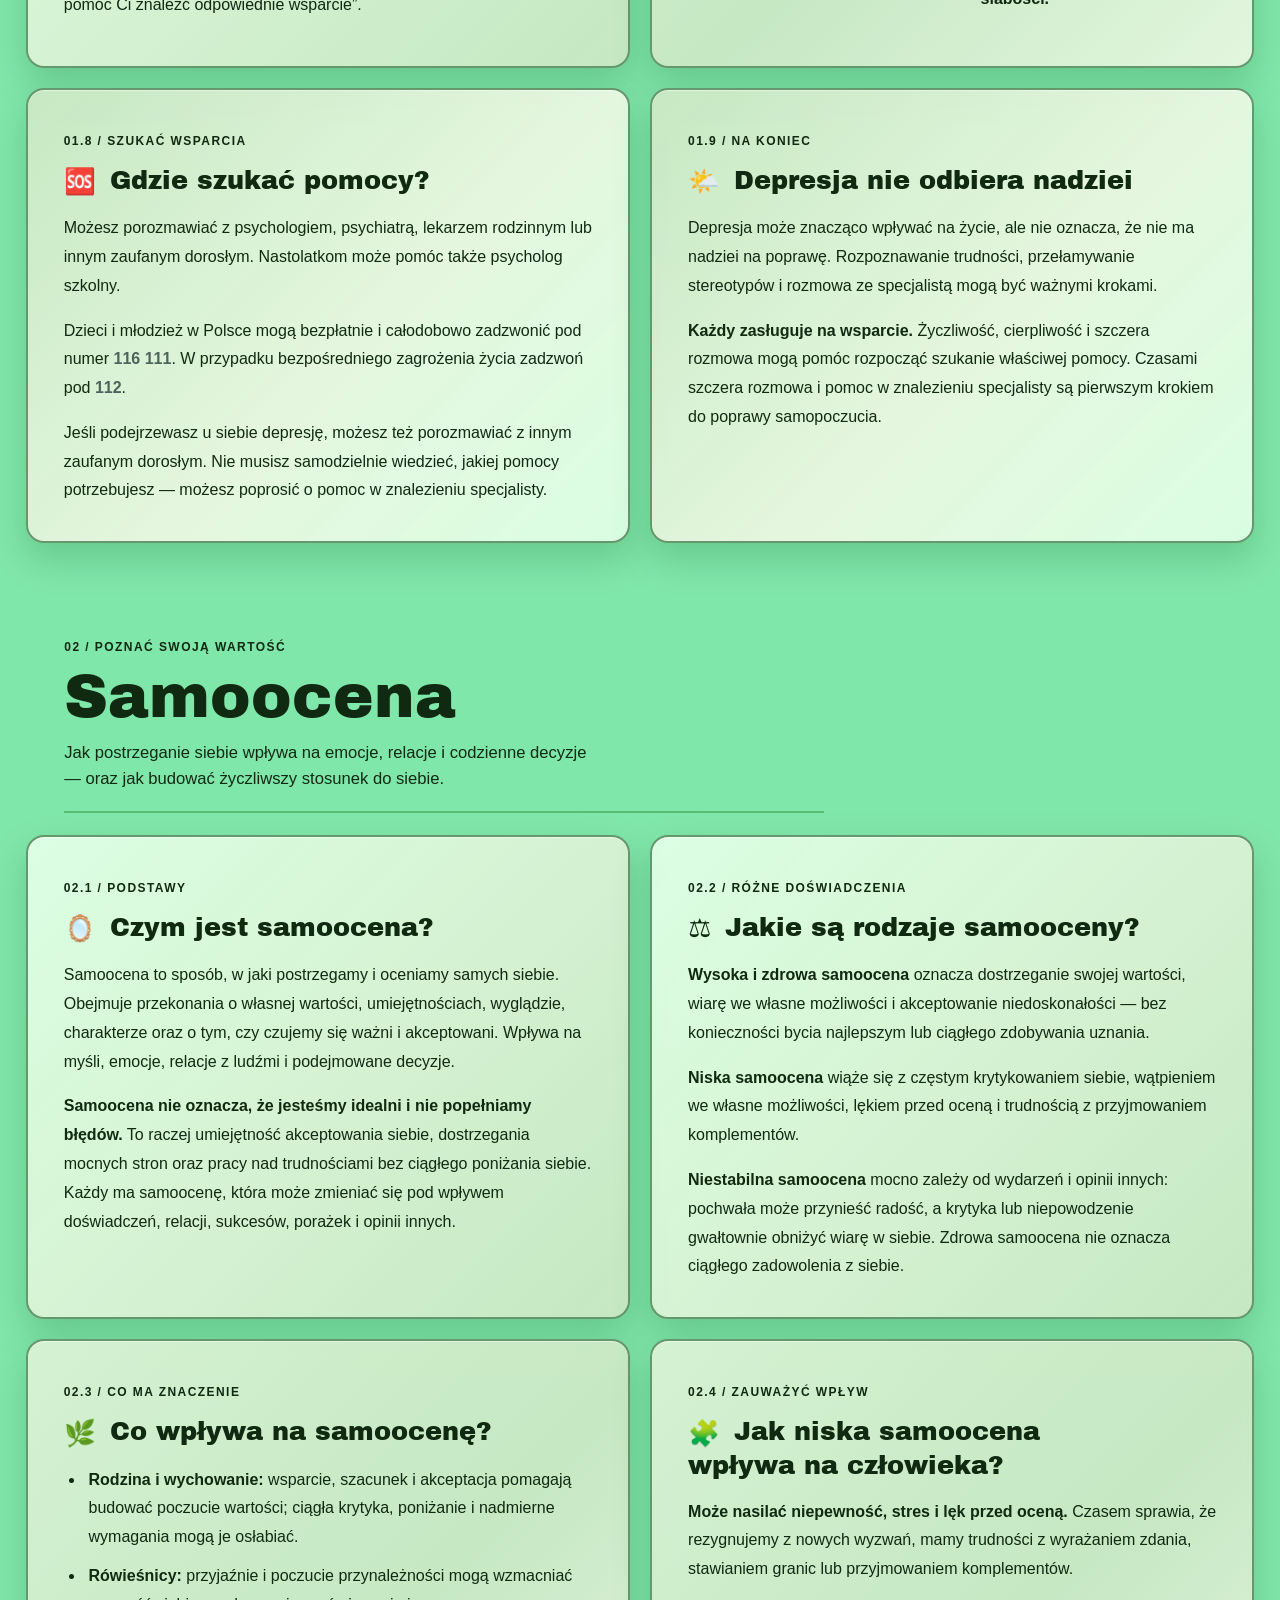
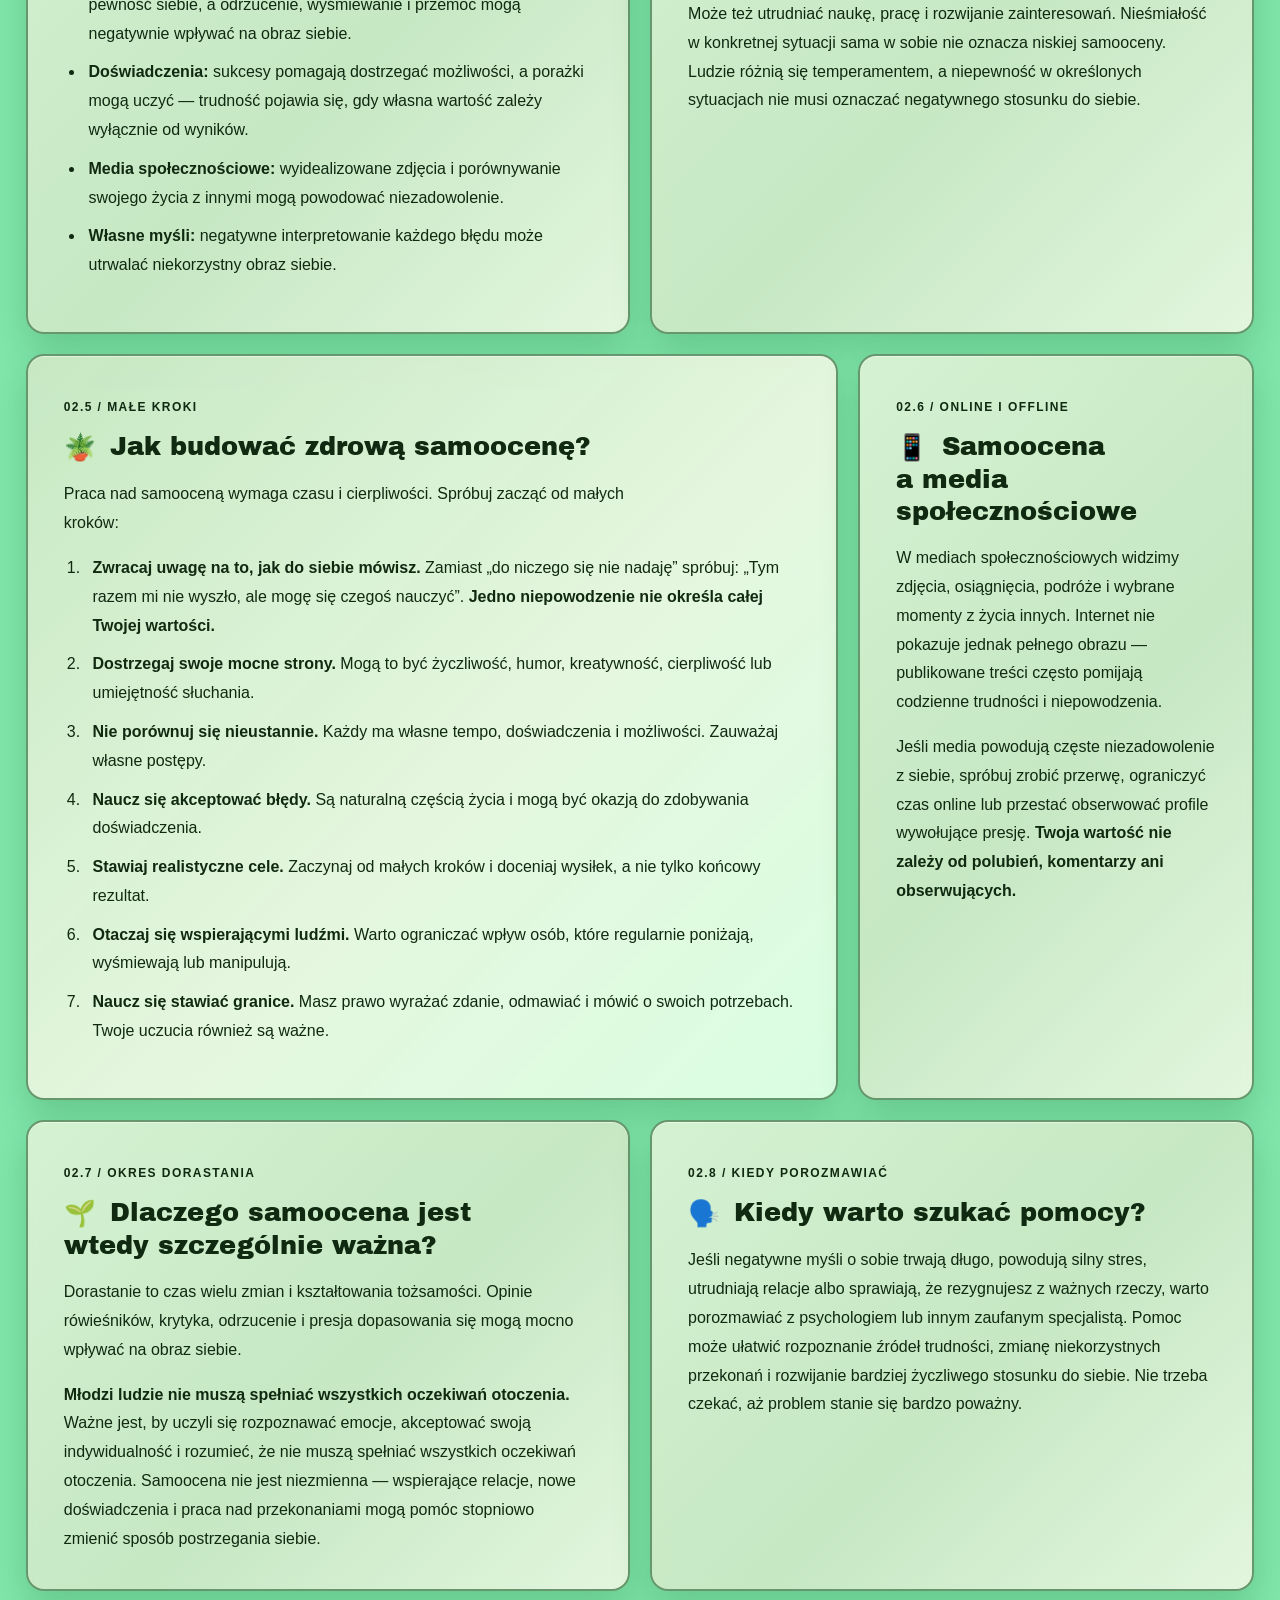
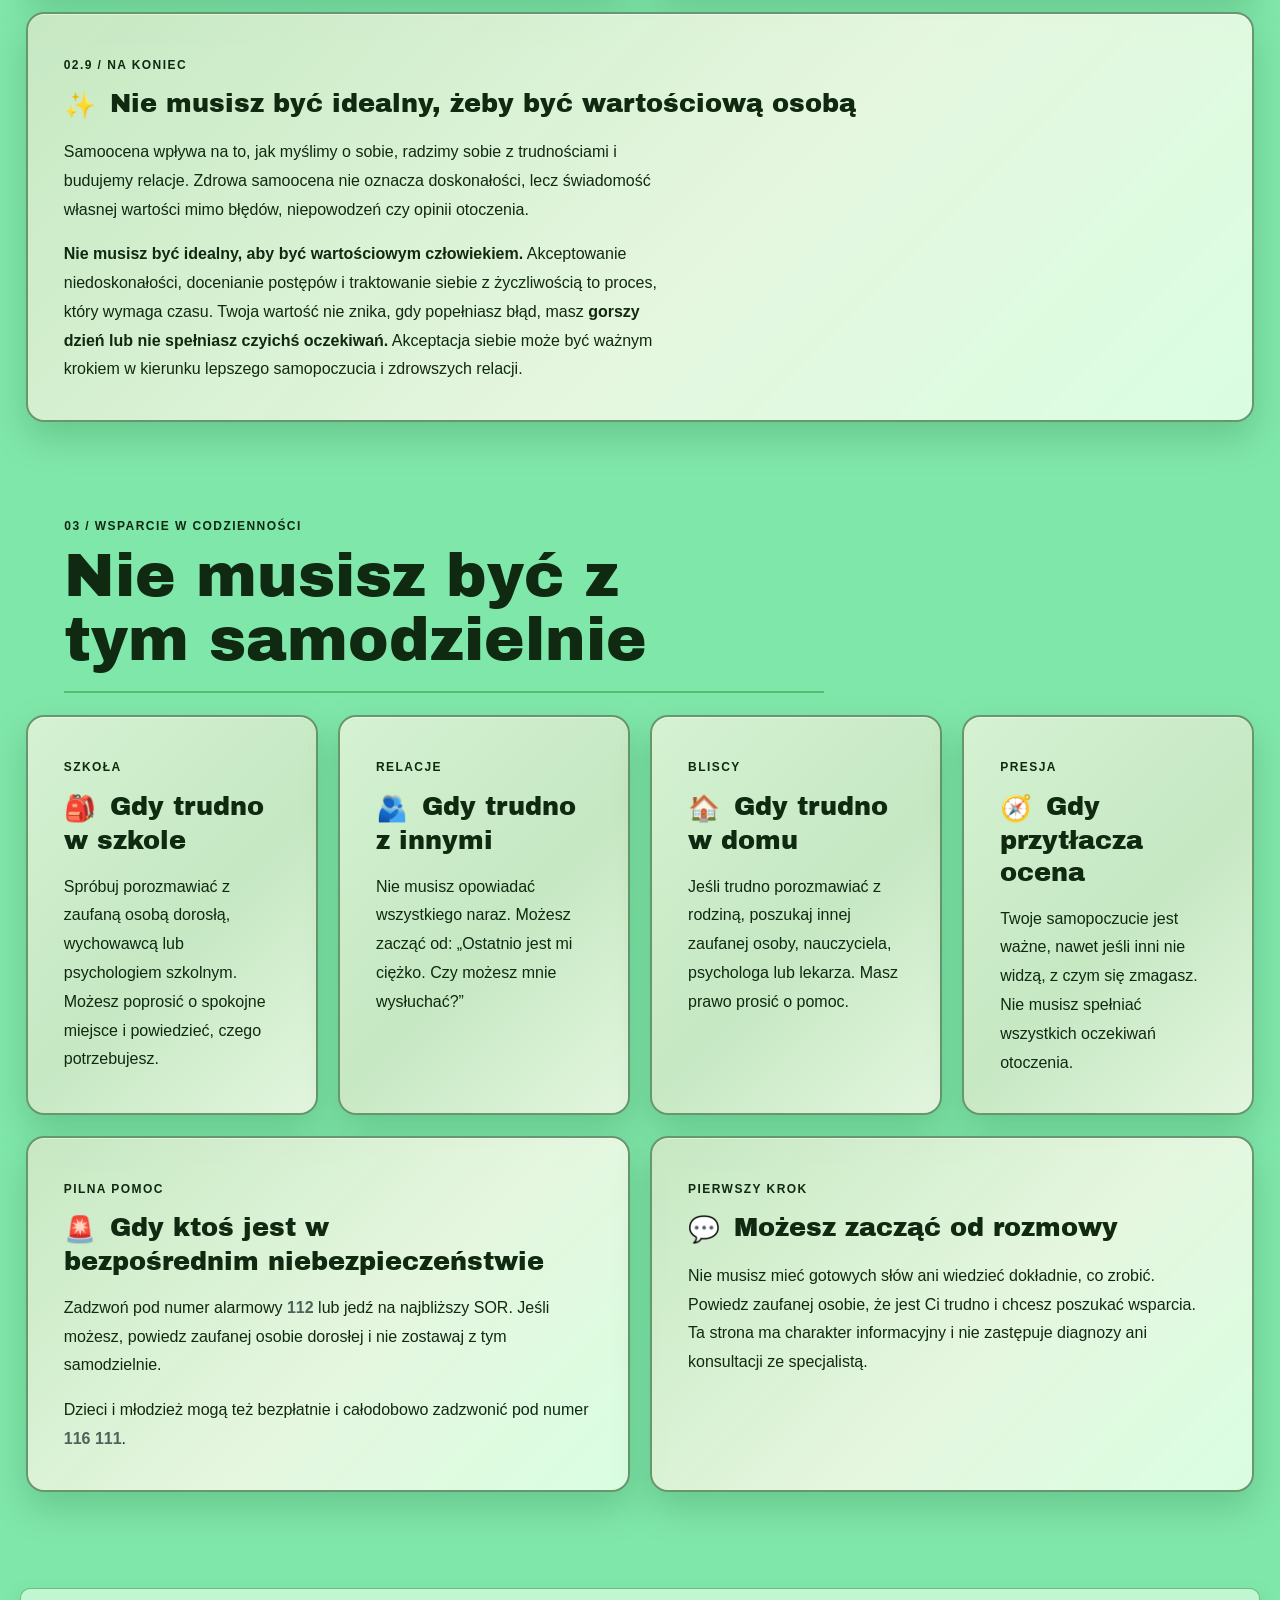
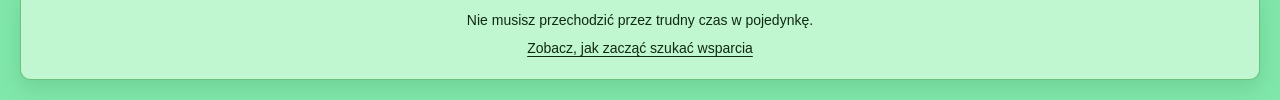
<file: Spokojna_glowa.html>
<!DOCTYPE html>
<html lang="pl">

<head>
    <meta charset="UTF-8">
    <meta name="viewport" content="width=device-width, initial-scale=1.0">
    <meta name="description" content="Przystępny przewodnik o depresji, samoocenie, codziennym wsparciu i szukaniu pomocy.">
    <title>Spokojna Głowa</title>
    <link rel="preconnect" href="https://fonts.googleapis.com">
    <link rel="preconnect" href="https://fonts.gstatic.com" crossorigin>
    <link href="https://fonts.googleapis.com/css2?family=Archivo+Black&display=swap" rel="stylesheet">
    <link rel="stylesheet" href="style.css">
</head>

<body>
    <div class="page">
        <a class="skip-link" href="#main-content">Przejdź do treści</a>

        <header class="topbar" aria-labelledby="topbar-title">
            <div class="topbar-copy">
                <p class="topbar-kicker"><span aria-hidden="true"></span> PRZESTRZEŃ NA ZROZUMIENIE</p>
                <h1 class="topbar-title archivo-black-regular" id="topbar-title">Twoje emocje<br>mają znaczenie.</h1>
                <p class="topbar-description">O depresji, samoocenie i szukaniu wsparcia — spokojnie, krok po kroku.</p>
                <a class="topbar-link" href="#depression">Odkryj przewodnik <span aria-hidden="true">↓</span></a>
            </div>
            <div class="topbar-media">
                <video class="topbar-video" autoplay muted loop playsinline preload="metadata" aria-hidden="true">
                    <source src="latajacy_piesek_v2.webm" type="video/webm">
                </video>
            </div>
        </header>

        <div class="layout">
            <aside class="side left">
                <form class="side-form">
                    <label for="problem-select">Mam problem z</label>
                    <select id="problem-select" name="problem" required>
                        <option value="" selected disabled>Wybierz temat</option>
                        <option value="school">szkołą</option>
                        <option value="relationships">relacjami z innymi</option>
                        <option value="family">rodziną</option>
                        <option value="social-pressure">opinią i presją społeczną</option>
                    </select>
                    <button type="submit">Pokaż sekcję</button>
                    <output class="selection-result" aria-live="polite" hidden></output>
                </form>
            </aside>

            <main class="content" id="main-content">
                <header class="intro" aria-labelledby="page-title">
                    <p class="eyebrow">Przewodnik po zdrowiu psychicznym</p>
                    <h1 class="archivo-black-regular" id="page-title">Jak się dzisiaj czujesz?</h1>
                    <p class="intro-copy">Wiedza, zrozumienie i małe kroki mogą pomóc. Wybierz temat albo przewiń,
                        aby poznać dwa ważne zagadnienia: depresję i samoocenę.</p>
                </header>

                <section class="guide-section" id="depression" aria-labelledby="depression-title">
                    <header class="chapter-heading">
                        <p class="eyebrow">01 / ZROZUMIEĆ I ZADBAĆ O SIEBIE</p>
                        <h2 class="archivo-black-regular" id="depression-title">Depresja</h2>
                        <p>Najważniejsze informacje o objawach, przyczynach, leczeniu i wspieraniu bliskich.</p>
                    </header>

                    <div class="article-grid">
                        <article class="panel feature-panel span-6" id="what-is-depression">
                            <span class="section-number">01.1 / PODSTAWY</span>
                            <h3 class="archivo-black-regular"><span class="heading-emoji" aria-hidden="true">🧠</span> Czym jest depresja?</h3>
                            <p>Depresja to zaburzenie psychiczne, które wpływa na samopoczucie, sposób myślenia,
                                zachowanie oraz codzienne funkcjonowanie człowieka. Nie jest zwykłym smutkiem ani
                                chwilowym gorszym nastrojem. <strong>To poważny problem zdrowotny, który może dotknąć
                                każdego, niezależnie od wieku, płci czy sytuacji życiowej.</strong></p>
                            <p>Osoba zmagająca się z depresją często odczuwa długotrwały smutek, pustkę, brak energii
                                lub utratę zainteresowania rzeczami, które wcześniej sprawiały jej przyjemność.
                                Nawet proste, codzienne czynności mogą stać się dla niej trudne. Depresja nie jest
                                <strong>oznaką słabości ani czymś, co można po prostu pokonać siłą woli.</strong></p>
                        </article>

                        <article class="panel feature-panel span-6" id="symptoms">
                            <span class="section-number">01.2 / ROZPOZNAWANIE</span>
                            <h3 class="archivo-black-regular"><span class="heading-emoji" aria-hidden="true">🔎</span> Jakie są objawy depresji?</h3>
                            <p>Depresja może objawiać się na różne sposoby. Nie każda osoba doświadcza tych samych
                                symptomów, a ich nasilenie może być różne.</p>
                            <ul class="readable-list">
                                <li><strong>Obniżony nastrój</strong> — częsty smutek, przygnębienie lub poczucie pustki.</li>
                                <li><strong>Utrata zainteresowań</strong> — rzeczy, które wcześniej sprawiały radość,
                                    przestają cieszyć.</li>
                                <li><strong>Brak energii</strong> — ciągłe zmęczenie i trudności z codziennymi
                                    obowiązkami.</li>
                                <li><strong>Problemy ze snem</strong> — bezsenność albo nadmierna senność.</li>
                                <li><strong>Zmiany apetytu</strong> — jedzenie znacznie mniej lub więcej niż wcześniej.</li>
                                <li><strong>Trudności z koncentracją</strong> — problemy z nauką, decyzjami
                                    i zapamiętywaniem.</li>
                                <li><strong>Niska samoocena</strong> — nadmierne obwinianie się i poczucie
                                    bycia niewystarczająco dobrym.</li>
                                <li><strong>Wycofanie społeczne</strong> — unikanie spotkań i ograniczanie kontaktów.</li>
                            </ul>
                            <p>Mogą też występować dolegliwości fizyczne, takie jak bóle głowy, bóle brzucha czy
                                napięcie w ciele. Jeśli objawy utrzymują się przez większość dni przez co najmniej
                                dwa tygodnie i utrudniają codzienne życie, warto skonsultować się ze specjalistą.
                                <strong>Nie trzeba jednak czekać dwóch tygodni, aby poprosić o pomoc.</strong></p>
                        </article>

                        <article class="panel summary-panel span-4" id="causes">
                            <span class="section-number">01.3 / CZYNNIKI</span>
                            <h3 class="archivo-black-regular"><span class="heading-emoji" aria-hidden="true">🌱</span> Skąd bierze się depresja?</h3>
                            <p>Nie ma jednej przyczyny depresji. Najczęściej rozwija się pod wpływem kilku wzajemnie
                                oddziałujących czynników:</p>
                            <ul class="readable-list">
                                <li><strong>Biologicznych</strong> — predyspozycji genetycznych, funkcjonowania
                                    organizmu i układu nerwowego.</li>
                                <li><strong>Psychologicznych</strong> — długotrwałego stresu, niskiej samooceny,
                                    trudności z emocjami lub bolesnych doświadczeń.</li>
                                <li><strong>Społecznych</strong> — samotności, konfliktów rodzinnych, przemocy,
                                    problemów w szkole, odrzucenia lub utraty bliskiej osoby.</li>
                            </ul>
                            <p><strong>Depresja może pojawić się również wtedy, gdy pozornie wszystko w życiu układa
                                się dobrze.</strong> Nie zawsze istnieje jedna konkretna przyczyna.</p>
                        </article>

                        <article class="panel summary-panel span-4" id="young-people">
                            <span class="section-number">01.4 / DORASTANIE</span>
                            <h3 class="archivo-black-regular"><span class="heading-emoji" aria-hidden="true">🎓</span> Depresja u młodzieży</h3>
                            <p>U młodych osób objawy mogą obejmować drażliwość, wybuchy złości, izolowanie się,
                                pogorszenie wyników w nauce, brak motywacji lub poczucie niezrozumienia. Depresji
                                <strong>nie należy utożsamiać ze zwykłymi wahaniami nastroju.</strong></p>
                            <p>Czasami młoda osoba nie potrafi powiedzieć wprost, co się dzieje, i może twierdzić,
                                że wszystko jest w porządku, mimo trudnych emocji. Ważne jest uważne słuchanie,
                                unikanie oceniania i traktowanie jej problemów poważnie.</p>
                        </article>

                        <article class="panel summary-panel span-4" id="treatment">
                            <span class="section-number">01.5 / MOŻLIWOŚCI</span>
                            <h3 class="archivo-black-regular"><span class="heading-emoji" aria-hidden="true">🩺</span> Jak leczy się depresję?</h3>
                            <ul class="readable-list">
                                <li><strong>Psychoterapia</strong> pomaga zrozumieć emocje, rozpoznawać trudne
                                    schematy myślenia i rozwijać sposoby radzenia sobie.</li>
                                <li><strong>Leczenie farmakologiczne</strong> — lekarz może zalecić leki, jeśli są
                                    potrzebne; dobór zależy od sytuacji pacjenta.</li>
                                <li><strong>Wsparcie bliskich</strong> i poczucie, że nie jest się samemu.</li>
                                <li><strong>Codzienna troska o siebie</strong> — sen, odżywianie, ruch dostosowany
                                    do możliwości i stopniowe utrzymywanie kontaktów.</li>
                            </ul>
                            <p><strong>Nie istnieje jedna metoda, która działa tak samo na wszystkich.</strong>
                                Leczenie powinno być dostosowane do potrzeb konkretnej osoby.</p>
                        </article>

                        <article class="panel feature-panel span-6" id="supporting-someone">
                            <span class="section-number">01.6 / BYĆ OBOK</span>
                            <h3 class="archivo-black-regular"><span class="heading-emoji" aria-hidden="true">🤝</span> Jak można pomóc osobie z depresją?</h3>
                            <p>Wsparcie wymaga przede wszystkim cierpliwości, empatii i zrozumienia. Warto:</p>
                            <ul class="readable-list">
                                <li>wysłuchać bez oceniania i pokazać, że uczucia są ważne;</li>
                                <li>zapytać, jakiego wsparcia dana osoba potrzebuje;</li>
                                <li>zachęcić do rozmowy ze specjalistą;</li>
                                <li>utrzymywać kontakt, nawet gdy osoba czasem się wycofuje;</li>
                                <li>nie wywierać presji, by natychmiast poczuła się lepiej.</li>
                            </ul>
                            <p>Unikaj stwierdzeń „weź się w garść”, „inni mają gorzej” czy „wystarczy myśleć
                                pozytywnie”. <strong>Lepiej powiedzieć:</strong> „Nie musisz radzić sobie z tym samodzielnie”,
                                „Jestem tutaj, jeśli chcesz porozmawiać” albo „Mogę pomóc Ci znaleźć odpowiednie
                                wsparcie”.</p>
                        </article>

                        <article class="panel summary-panel span-6" id="depression-facts">
                            <span class="section-number">01.7 / WARTO PAMIĘTAĆ</span>
                            <h3 class="archivo-black-regular"><span class="heading-emoji" aria-hidden="true">📌</span> Najważniejsze fakty</h3>
                            <ul class="readable-list two-column-list">
                                <li>Depresja jest chorobą, a nie oznaką słabości charakteru.</li>
                                <li>Może dotknąć osoby w każdym wieku.</li>
                                <li>Nie zawsze jest widoczna dla otoczenia.</li>
                                <li>Nie jest tym samym co chwilowy smutek lub gorszy dzień.</li>
                                <li>Może wpływać na emocje, myślenie, relacje, sen i obowiązki.</li>
                                <li>Nie zawsze ma jedną wyraźną przyczynę.</li>
                                <li>Można ją skutecznie leczyć, choć powrót do zdrowia wymaga czasu.</li>
                                <li>Rozmowa ze specjalistą i wsparcie bliskich mają znaczenie.</li>
                                <li>Osoba z depresją nie powinna być obwiniana za swój stan.</li>
                                <li><strong>Proszenie o pomoc jest oznaką troski o siebie, a nie słabości.</strong></li>
                            </ul>
                        </article>

                        <article class="panel content-panel span-6" id="help-seeking">
                            <span class="section-number">01.8 / SZUKAĆ WSPARCIA</span>
                            <h3 class="archivo-black-regular"><span class="heading-emoji" aria-hidden="true">🆘</span> Gdzie szukać pomocy?</h3>
                            <p>Możesz porozmawiać z psychologiem, psychiatrą, lekarzem rodzinnym lub innym zaufanym
                                dorosłym. Nastolatkom może pomóc także psycholog szkolny.</p>
                            <p>Dzieci i młodzież w Polsce mogą bezpłatnie i całodobowo zadzwonić pod numer
                                <a href="tel:116111"><strong>116 111</strong></a>. W przypadku bezpośredniego
                                zagrożenia życia zadzwoń pod <a href="tel:112"><strong>112</strong></a>.</p>
                            <p>Jeśli podejrzewasz u siebie depresję, możesz też porozmawiać z innym zaufanym
                                dorosłym. Nie musisz samodzielnie wiedzieć, jakiej pomocy potrzebujesz — możesz
                                poprosić o pomoc w znalezieniu specjalisty.</p>
                        </article>

                        <article class="panel content-panel span-6" id="depression-summary">
                            <span class="section-number">01.9 / NA KONIEC</span>
                            <h3 class="archivo-black-regular"><span class="heading-emoji" aria-hidden="true">🌤️</span> Depresja nie odbiera nadziei</h3>
                            <p>Depresja może znacząco wpływać na życie, ale nie oznacza, że nie ma nadziei na poprawę.
                                Rozpoznawanie trudności, przełamywanie stereotypów i rozmowa ze specjalistą mogą być
                                ważnymi krokami.</p>
                            <p><strong>Każdy zasługuje na wsparcie.</strong> Życzliwość, cierpliwość i szczera rozmowa mogą pomóc
                                rozpocząć szukanie właściwej pomocy. Czasami szczera rozmowa i pomoc w znalezieniu
                                specjalisty są pierwszym krokiem do poprawy samopoczucia.</p>
                        </article>
                    </div>
                </section>

                <section class="guide-section self-esteem-section" id="self-esteem" aria-labelledby="self-esteem-title">
                    <header class="chapter-heading">
                        <p class="eyebrow">02 / POZNAĆ SWOJĄ WARTOŚĆ</p>
                        <h2 class="archivo-black-regular" id="self-esteem-title">Samoocena</h2>
                        <p>Jak postrzeganie siebie wpływa na emocje, relacje i codzienne decyzje — oraz jak budować
                            życzliwszy stosunek do siebie.</p>
                    </header>

                    <div class="article-grid">
                        <article class="panel feature-panel span-6" id="self-esteem-basics">
                            <span class="section-number">02.1 / PODSTAWY</span>
                            <h3 class="archivo-black-regular"><span class="heading-emoji" aria-hidden="true">🪞</span> Czym jest samoocena?</h3>
                            <p>Samoocena to sposób, w jaki postrzegamy i oceniamy samych siebie. Obejmuje przekonania
                                o własnej wartości, umiejętnościach, wyglądzie, charakterze oraz o tym, czy czujemy
                                się ważni i akceptowani. Wpływa na myśli, emocje, relacje z ludźmi i podejmowane
                                decyzje.</p>
                            <p><strong>Samoocena nie oznacza, że jesteśmy idealni i nie popełniamy błędów.</strong>
                                To raczej
                                umiejętność akceptowania siebie, dostrzegania mocnych stron oraz pracy nad
                                trudnościami bez ciągłego poniżania siebie. Każdy ma samoocenę, która może zmieniać
                                się pod wpływem doświadczeń, relacji, sukcesów, porażek i opinii innych.</p>
                        </article>

                        <article class="panel feature-panel span-6" id="self-esteem-types">
                            <span class="section-number">02.2 / RÓŻNE DOŚWIADCZENIA</span>
                            <h3 class="archivo-black-regular"><span class="heading-emoji" aria-hidden="true">⚖️</span> Jakie są rodzaje samooceny?</h3>
                            <p><strong>Wysoka i zdrowa samoocena</strong> oznacza dostrzeganie swojej wartości,
                                wiarę we własne możliwości i akceptowanie niedoskonałości — bez konieczności bycia
                                najlepszym lub ciągłego zdobywania uznania.</p>
                            <p><strong>Niska samoocena</strong> wiąże się z częstym krytykowaniem siebie, wątpieniem
                                we własne możliwości, lękiem przed oceną i trudnością z przyjmowaniem komplementów.</p>
                            <p><strong>Niestabilna samoocena</strong> mocno zależy od wydarzeń i opinii innych:
                                pochwała może przynieść radość, a krytyka lub niepowodzenie gwałtownie obniżyć wiarę
                                w siebie. Zdrowa samoocena nie oznacza ciągłego zadowolenia z siebie.</p>
                        </article>

                        <article class="panel summary-panel span-6" id="self-esteem-influences">
                            <span class="section-number">02.3 / CO MA ZNACZENIE</span>
                            <h3 class="archivo-black-regular"><span class="heading-emoji" aria-hidden="true">🌿</span> Co wpływa na samoocenę?</h3>
                            <ul class="readable-list">
                                <li><strong>Rodzina i wychowanie:</strong> wsparcie, szacunek i akceptacja pomagają
                                    budować poczucie wartości; ciągła krytyka, poniżanie i nadmierne wymagania mogą je
                                    osłabiać.</li>
                                <li><strong>Rówieśnicy:</strong> przyjaźnie i poczucie przynależności mogą wzmacniać
                                    pewność siebie, a odrzucenie, wyśmiewanie i przemoc mogą negatywnie wpływać na
                                    obraz siebie.</li>
                                <li><strong>Doświadczenia:</strong> sukcesy pomagają dostrzegać możliwości, a porażki
                                    mogą uczyć — trudność pojawia się, gdy własna wartość zależy wyłącznie od wyników.</li>
                                <li><strong>Media społecznościowe:</strong> wyidealizowane zdjęcia i porównywanie
                                    swojego życia z innymi mogą powodować niezadowolenie.</li>
                                <li><strong>Własne myśli:</strong> negatywne interpretowanie każdego błędu może
                                    utrwalać niekorzystny obraz siebie.</li>
                            </ul>
                        </article>

                        <article class="panel summary-panel span-6" id="low-self-esteem">
                            <span class="section-number">02.4 / ZAUWAŻYĆ WPŁYW</span>
                            <h3 class="archivo-black-regular"><span class="heading-emoji" aria-hidden="true">🧩</span> Jak niska samoocena wpływa na człowieka?</h3>
                            <p><strong>Może nasilać niepewność, stres i lęk przed oceną.</strong> Czasem sprawia, że rezygnujemy
                                z nowych wyzwań, mamy trudności z wyrażaniem zdania, stawianiem granic lub
                                przyjmowaniem komplementów.</p>
                            <p>Może też utrudniać naukę, pracę i rozwijanie zainteresowań. Nieśmiałość w konkretnej
                                sytuacji sama w sobie nie oznacza niskiej samooceny. Ludzie różnią się
                                temperamentem, a niepewność w określonych sytuacjach nie musi oznaczać
                                negatywnego stosunku do siebie.</p>
                        </article>

                        <article class="panel content-panel span-8" id="building-self-esteem">
                            <span class="section-number">02.5 / MAŁE KROKI</span>
                            <h3 class="archivo-black-regular"><span class="heading-emoji" aria-hidden="true">🪴</span> Jak budować zdrową samoocenę?</h3>
                            <p>Praca nad samooceną wymaga czasu i cierpliwości. Spróbuj zacząć od małych kroków:</p>
                            <ol class="readable-list steps-list">
                                <li><strong>Zwracaj uwagę na to, jak do siebie mówisz.</strong> Zamiast „do niczego się
                                    nie nadaję” spróbuj: „Tym razem mi nie wyszło, ale mogę się czegoś nauczyć”.
                                    <strong>Jedno niepowodzenie nie określa całej Twojej wartości.</strong></li>
                                <li><strong>Dostrzegaj swoje mocne strony.</strong> Mogą to być życzliwość, humor,
                                    kreatywność, cierpliwość lub umiejętność słuchania.</li>
                                <li><strong>Nie porównuj się nieustannie.</strong> Każdy ma własne tempo, doświadczenia
                                    i możliwości. Zauważaj własne postępy.</li>
                                <li><strong>Naucz się akceptować błędy.</strong> Są naturalną częścią życia i mogą
                                    być okazją do zdobywania doświadczenia.</li>
                                <li><strong>Stawiaj realistyczne cele.</strong> Zaczynaj od małych kroków i doceniaj
                                    wysiłek, a nie tylko końcowy rezultat.</li>
                                <li><strong>Otaczaj się wspierającymi ludźmi.</strong> Warto ograniczać wpływ osób,
                                    które regularnie poniżają, wyśmiewają lub manipulują.</li>
                                <li><strong>Naucz się stawiać granice.</strong> Masz prawo wyrażać zdanie, odmawiać
                                    i mówić o swoich potrzebach. Twoje uczucia również są ważne.</li>
                            </ol>
                        </article>

                        <article class="panel summary-panel span-4" id="social-media">
                            <span class="section-number">02.6 / ONLINE I OFFLINE</span>
                            <h3 class="archivo-black-regular"><span class="heading-emoji" aria-hidden="true">📱</span> Samoocena a media społecznościowe</h3>
                            <p>W mediach społecznościowych widzimy zdjęcia, osiągnięcia, podróże i wybrane momenty
                                z życia innych. Internet nie pokazuje jednak pełnego obrazu — publikowane treści
                                często pomijają codzienne trudności i niepowodzenia.</p>
                            <p>Jeśli media powodują częste niezadowolenie z siebie, spróbuj zrobić przerwę, ograniczyć
                                czas online lub przestać obserwować profile wywołujące presję.
                                <strong>Twoja wartość nie zależy od polubień, komentarzy ani obserwujących.</strong></p>
                        </article>

                        <article class="panel summary-panel span-6" id="self-esteem-youth">
                            <span class="section-number">02.7 / OKRES DORASTANIA</span>
                            <h3 class="archivo-black-regular"><span class="heading-emoji" aria-hidden="true">🌱</span> Dlaczego samoocena jest wtedy szczególnie ważna?</h3>
                            <p>Dorastanie to czas wielu zmian i kształtowania tożsamości. Opinie rówieśników,
                                krytyka, odrzucenie i presja dopasowania się mogą mocno wpływać na obraz siebie.</p>
                            <p><strong>Młodzi ludzie nie muszą spełniać wszystkich oczekiwań otoczenia.</strong>
                                Ważne jest, by uczyli się rozpoznawać emocje, akceptować swoją
                                indywidualność i rozumieć, że nie muszą spełniać wszystkich oczekiwań otoczenia.
                                Samoocena nie jest niezmienna — wspierające relacje, nowe doświadczenia i praca nad
                                przekonaniami mogą pomóc stopniowo zmienić sposób postrzegania siebie.</p>
                        </article>

                        <article class="panel summary-panel span-6" id="self-esteem-help">
                            <span class="section-number">02.8 / KIEDY POROZMAWIAĆ</span>
                            <h3 class="archivo-black-regular"><span class="heading-emoji" aria-hidden="true">🗣️</span> Kiedy warto szukać pomocy?</h3>
                            <p>Jeśli negatywne myśli o sobie trwają długo, powodują silny stres, utrudniają relacje
                                albo sprawiają, że rezygnujesz z ważnych rzeczy, warto porozmawiać z psychologiem
                                lub innym zaufanym specjalistą. Pomoc może ułatwić rozpoznanie źródeł trudności,
                                zmianę niekorzystnych przekonań i rozwijanie bardziej życzliwego stosunku do siebie.
                                Nie trzeba czekać, aż problem stanie się bardzo poważny.</p>
                        </article>

                        <article class="panel content-panel span-12" id="self-esteem-summary">
                            <span class="section-number">02.9 / NA KONIEC</span>
                            <h3 class="archivo-black-regular"><span class="heading-emoji" aria-hidden="true">✨</span> Nie musisz być idealny, żeby być wartościową osobą</h3>
                            <p>Samoocena wpływa na to, jak myślimy o sobie, radzimy sobie z trudnościami i budujemy
                                relacje. Zdrowa samoocena nie oznacza doskonałości, lecz świadomość własnej wartości
                                mimo błędów, niepowodzeń czy opinii otoczenia.</p>
                            <p><strong>Nie musisz być idealny, aby być wartościowym człowiekiem.</strong>
                                Akceptowanie niedoskonałości, docenianie postępów i traktowanie siebie z życzliwością
                                to proces, który wymaga czasu. Twoja wartość nie znika, gdy popełniasz błąd, masz
                                <strong>gorszy dzień lub nie spełniasz czyichś oczekiwań.</strong> Akceptacja siebie może być ważnym
                                krokiem w kierunku lepszego samopoczucia i zdrowszych relacji.</p>
                        </article>
                    </div>
                </section>

                <section class="guide-section" aria-labelledby="support-title">
                    <header class="chapter-heading">
                        <p class="eyebrow">03 / WSPARCIE W CODZIENNOŚCI</p>
                        <h2 class="archivo-black-regular" id="support-title">Nie musisz być z tym samodzielnie</h2>
                    </header>
                    <div class="article-grid support-grid">
                        <article class="panel summary-panel span-3" id="school">
                            <span class="section-number">SZKOŁA</span>
                            <h3 class="archivo-black-regular"><span class="heading-emoji" aria-hidden="true">🎒</span> Gdy trudno w szkole</h3>
                            <p>Spróbuj porozmawiać z zaufaną osobą dorosłą, wychowawcą lub psychologiem szkolnym.
                                Możesz poprosić o spokojne miejsce i powiedzieć, czego potrzebujesz.</p>
                        </article>
                        <article class="panel summary-panel span-3" id="relationships">
                            <span class="section-number">RELACJE</span>
                            <h3 class="archivo-black-regular"><span class="heading-emoji" aria-hidden="true">🫂</span> Gdy trudno z innymi</h3>
                            <p>Nie musisz opowiadać wszystkiego naraz. Możesz zacząć od: „Ostatnio jest mi ciężko.
                                Czy możesz mnie wysłuchać?”</p>
                        </article>
                        <article class="panel summary-panel span-3" id="family">
                            <span class="section-number">BLISCY</span>
                            <h3 class="archivo-black-regular"><span class="heading-emoji" aria-hidden="true">🏠</span> Gdy trudno w domu</h3>
                            <p>Jeśli trudno porozmawiać z rodziną, poszukaj innej zaufanej osoby, nauczyciela,
                                psychologa lub lekarza. Masz prawo prosić o pomoc.</p>
                        </article>
                        <article class="panel summary-panel span-3" id="social-pressure">
                            <span class="section-number">PRESJA</span>
                            <h3 class="archivo-black-regular"><span class="heading-emoji" aria-hidden="true">🧭</span> Gdy przytłacza ocena</h3>
                            <p>Twoje samopoczucie jest ważne, nawet jeśli inni nie widzą, z czym się zmagasz.
                                Nie musisz spełniać wszystkich oczekiwań otoczenia.</p>
                        </article>
                        <article class="panel content-panel urgent-panel span-6" id="urgent-help">
                            <span class="section-number">PILNA POMOC</span>
                            <h3 class="archivo-black-regular"><span class="heading-emoji" aria-hidden="true">🚨</span> Gdy ktoś jest w bezpośrednim niebezpieczeństwie</h3>
                            <p>Zadzwoń pod numer alarmowy <a href="tel:112">112</a> lub jedź na najbliższy SOR.
                                Jeśli możesz, powiedz zaufanej osobie dorosłej i nie zostawaj z tym samodzielnie.</p>
                            <p>Dzieci i młodzież mogą też bezpłatnie i całodobowo zadzwonić pod numer
                                <a href="tel:116111">116 111</a>.</p>
                        </article>
                        <article class="panel content-panel span-6" id="how-help">
                            <span class="section-number">PIERWSZY KROK</span>
                            <h3 class="archivo-black-regular"><span class="heading-emoji" aria-hidden="true">💬</span> Możesz zacząć od rozmowy</h3>
                            <p>Nie musisz mieć gotowych słów ani wiedzieć dokładnie, co zrobić. Powiedz zaufanej
                                osobie, że jest Ci trudno i chcesz poszukać wsparcia. Ta strona ma charakter
                                informacyjny i nie zastępuje diagnozy ani konsultacji ze specjalistą.</p>
                        </article>
                    </div>
                </section>
            </main>

            <aside class="side right">
                <form class="side-form">
                    <label for="help-select">Przejdź do tematu</label>
                    <select id="help-select" name="help" required>
                        <option value="" selected disabled>Wybierz temat</option>
                        <option value="what-is-depression">depresji</option>
                        <option value="symptoms">objawach</option>
                        <option value="causes">przyczynach depresji</option>
                        <option value="young-people">depresji u młodzieży</option>
                        <option value="treatment">leczeniu</option>
                        <option value="supporting-someone">wspieraniu bliskiej osoby</option>
                        <option value="depression-facts">najważniejszych faktach</option>
                        <option value="help-seeking">szukaniu pomocy</option>
                        <option value="self-esteem">samoocenie</option>
                        <option value="self-esteem-types">rodzajach samooceny</option>
                        <option value="self-esteem-influences">tym, co wpływa na samoocenę</option>
                        <option value="low-self-esteem">niskiej samoocenie</option>
                        <option value="building-self-esteem">budowaniu samooceny</option>
                        <option value="social-media">samoocenie a mediach</option>
                        <option value="self-esteem-youth">samoocenie u młodzieży</option>
                        <option value="self-esteem-help">pomocy przy trudnościach</option>
                        <option value="urgent-help">pilnej pomocy</option>
                    </select>
                    <button type="submit">Pokaż sekcję</button>
                    <output class="selection-result" aria-live="polite" hidden></output>
                </form>
            </aside>
        </div>

        <footer class="footer">
            <p>Nie musisz przechodzić przez trudny czas w pojedynkę.</p>
            <a href="https://www.centrum-ja.com.pl/kryzys-samobojczy-jak-przez-niego-przejsc-i-gdzie-szukac-wsparcia/" target="_blank" rel="noopener noreferrer">Zobacz, jak zacząć szukać wsparcia</a>
        </footer>
    </div>
    <script src="script.js"></script>
</body>

</html>
</file>
<file: style.css>
* {
  box-sizing: border-box;
}

.archivo-black-regular {
  font-family: "Archivo Black", sans-serif;
  font-weight: 400;
  font-style: normal;
}

:root {
  --green-dark: #67976c;
  --green-light: #80e7ab;
  --lime: #bed4ac;
  --text-color: #102911;
  --phone-link-color: #4c635c;
  --warm-accent: #a65c3f;
  --transparent: transparent;
  --white-rgb: 255 255 255;
  --mist-rgb: 238 255 238;
  --mint-rgb: 225 255 230;
  --sage-rgb: 220 243 213;
  --sage-mid-rgb: 210 237 198;
  --leaf-rgb: 195 226 177;
  --soft-green-rgb: 204 232 196;
  --cream-green-rgb: 235 247 226;
  --button-hover-rgb: 187 222 170;
  --bright-green-rgb: 128 231 171;
  --leaf-green-rgb: 89 201 113;
  --shadow-green-rgb: 23 95 43;
  --border-green-rgb: 54 156 65;
}

html,
body {
  margin: 0;
  min-height: 100%;
  color: var(--text-color);
}

html {
  scroll-behavior: smooth;
}

body {
  min-height: 100vh;
  position: relative;
  isolation: isolate;
  font-family: Arial, sans-serif;
  line-height: 1.6;
  background: var(--green-light) url("background_zdjecie.png") center / cover fixed no-repeat;
}

.page {
  position: relative;
  min-height: 100vh;
  padding: 8px;
}

.page::before {
  position: fixed;
  z-index: 0;
  inset: -24px;
  content: "";
  pointer-events: none;
  background:
    radial-gradient(ellipse at 18% 28%, rgb(var(--white-rgb) / 58%), var(--transparent) 38%),
    radial-gradient(ellipse at 78% 62%, rgb(var(--white-rgb) / 46%), var(--transparent) 42%),
    radial-gradient(ellipse at 48% 100%, rgb(var(--mint-rgb) / 52%), var(--transparent) 40%),
    rgb(var(--mist-rgb) / 12%);
  filter: blur(22px);
}

.page>* {
  position: relative;
  z-index: 1;
}

.skip-link {
  position: absolute;
  top: 8px;
  left: 8px;
  z-index: 10;
  padding: 10px 14px;
  border-radius: 8px;
  color: var(--text-color);
  background: var(--lime);
  transform: translateY(-150%);
}

.skip-link:focus {
  transform: translateY(0);
}

.topbar {
  position: relative;
  display: grid;
  grid-template-columns: minmax(0, 1.05fr) minmax(280px, 0.95fr);
  align-items: center;
  gap: clamp(24px, 5vw, 72px);
  min-height: 340px;
  padding: clamp(28px, 5vw, 64px);
  overflow: hidden;
  border: 2px solid var(--green-dark);
  border-radius: 28px;
  background:
    radial-gradient(ellipse at 82% 18%, rgb(var(--white-rgb) / 58%), var(--transparent) 34%),
    linear-gradient(120deg, rgb(var(--bright-green-rgb) / 96%), rgb(var(--leaf-green-rgb) / 90%));
  box-shadow: 0 22px 56px rgb(var(--shadow-green-rgb) / 24%), inset 0 1px 0 rgb(var(--white-rgb) / 70%);
  animation: slide-down-in 700ms cubic-bezier(0.22, 0.8, 0.35, 1) both;
}

.topbar::after {
  position: absolute;
  right: 30%;
  bottom: -170px;
  width: 340px;
  aspect-ratio: 1;
  border: 1px solid rgb(var(--white-rgb) / 36%);
  border-radius: 50%;
  content: "";
  pointer-events: none;
}

.topbar-copy {
  position: relative;
  z-index: 1;
  max-width: 620px;
}

.topbar-kicker {
  display: flex;
  align-items: center;
  gap: 10px;
  margin: 0 0 16px;
  font-size: 0.76rem;
  font-weight: 700;
  letter-spacing: 0.16em;
}

.topbar-kicker span {
  width: 9px;
  height: 9px;
  border-radius: 50%;
  background: var(--green-dark);
  box-shadow: 0 0 0 5px rgb(var(--white-rgb) / 35%);
}

.topbar-title {
  margin: 0;
  font-size: clamp(2.3rem, 4vw, 3.6rem);
  line-height: 1.04;
  letter-spacing: -0.045em;
  text-wrap: balance;
}

.topbar-description {
  max-width: 44ch;
  margin: 18px 0 24px;
  font-size: clamp(1rem, 1.35vw, 1.15rem);
}

.topbar-link {
  display: inline-flex;
  align-items: center;
  gap: 12px;
  min-height: 48px;
  padding: 10px 18px;
  border: 1px solid var(--green-dark);
  border-radius: 999px;
  color: var(--text-color);
  background: rgb(var(--white-rgb) / 55%);
  font-weight: 700;
  text-decoration: none;
  transition: transform 220ms ease, background-color 220ms ease, box-shadow 220ms ease;
}

.topbar-link:hover {
  transform: translateY(-3px);
  background: rgb(var(--white-rgb) / 82%);
  box-shadow: 0 10px 22px rgb(var(--shadow-green-rgb) / 18%);
}

.topbar-link:focus-visible {
  outline: 3px solid var(--lime);
  outline-offset: 4px;
}

.topbar-media {
  position: relative;
  z-index: 1;
  display: grid;
  min-width: 0;
  height: clamp(300px, 32vh, 380px);
  place-items: center;
  overflow: hidden;
  border: 1px solid rgb(var(--white-rgb) / 72%);
  border-radius: 24px;
  background:
    radial-gradient(ellipse at center, rgb(var(--white-rgb) / 82%), rgb(var(--white-rgb) / 40%) 68%),
    rgb(var(--bright-green-rgb) / 50%);
  box-shadow: 0 16px 36px rgb(var(--shadow-green-rgb) / 20%), inset 0 1px 0 rgb(var(--white-rgb) / 80%);
}

.topbar-media::before,
.topbar-media::after {
  position: absolute;
  z-index: 0;
  width: 190px;
  aspect-ratio: 1;
  border: 1px solid rgb(var(--border-green-rgb) / 18%);
  border-radius: 50%;
  content: "";
  pointer-events: none;
}

.topbar-media::before {
  transform: scale(1.35);
}

.topbar-media::after {
  transform: scale(1.8);
}

.topbar-video {
  position: relative;
  z-index: 1;
  display: block;
  width: 100%;
  height: 100%;
  object-fit: contain;
  object-position: center;
}

@media (max-width: 900px) {
  .topbar {
    grid-template-columns: minmax(0, 1fr) minmax(220px, 0.8fr);
    gap: 22px;
    min-height: 300px;
    padding: 30px;
  }

  .topbar-media {
    height: 260px;
  }
}

@media (max-width: 620px) {
  .topbar {
    grid-template-columns: minmax(0, 1fr);
    gap: 22px;
    min-height: 0;
    padding: 28px 20px 20px;
    border-radius: 22px;
  }

  .topbar-title {
    font-size: clamp(2rem, 9vw, 3rem);
  }

  .topbar-description {
    margin: 14px 0 18px;
  }

  .topbar-media {
    height: 230px;
    border-radius: 18px;
  }
}

@media (prefers-reduced-motion: reduce) {
  .topbar-link {
    transition: none;
  }
}

.layout {
  position: relative;
  margin-top: 26px;
}

.side {
  position: fixed;
  top: max(470px, calc(100vh - 610px));
  z-index: 4;
  width: 210px;
  max-height: max(120px, calc(100vh - 486px));
  margin: 0;
  padding: 14px;
  overflow-y: auto;
  border: 2px solid var(--green-dark);
  border-radius: 12px;
  background: rgb(var(--mint-rgb) / 88%);
  box-shadow: 0 12px 30px rgb(var(--shadow-green-rgb) / 32%);
  animation: slide-in-from-left 700ms 120ms cubic-bezier(0.22, 0.8, 0.35, 1) both;
}

.side.left {
  left: 8px;
}

.side.right {
  right: 8px;
  animation-name: slide-in-from-right;
}

.side-form {
  display: grid;
  gap: 12px;
}

.side-form label {
  color: var(--text-color);
  font-weight: 700;
}

.side-form select,
.side-form button {
  width: 100%;
  min-height: 40px;
  padding: 8px;
  border: 2px solid var(--green-dark);
  border-radius: 8px;
  font: inherit;
}

.side-form select:focus-visible,
.side-form button:focus-visible,
a:focus-visible,
.skip-link:focus-visible {
  outline: 3px solid var(--lime);
  outline-offset: 3px;
}

.side-form select {
  color: var(--text-color);
  background: rgb(var(--cream-green-rgb) / 94%);
}

.side-form button {
  color: var(--text-color);
  background: rgb(var(--soft-green-rgb) / 94%);
  cursor: pointer;
  font-weight: 700;
}

.side-form button:hover {
  background: rgb(var(--button-hover-rgb) / 96%);
}

.selection-result {
  overflow-wrap: anywhere;
}

.side .selection-result a {
  color: var(--text-color);
  text-decoration: none;
}

.content {
  width: 100%;
  margin: 0;
  padding: 0 clamp(10px, 1.4vw, 22px);
  min-width: 0;
}

.intro {
  position: relative;
  isolation: isolate;
  display: grid;
  justify-items: start;
  gap: 14px;
  min-height: 240px;
  margin-bottom: clamp(32px, 6vw, 76px);
  padding: clamp(26px, 6vw, 76px);
  overflow: hidden;
  border: 2px solid var(--green-dark);
  border-radius: 22px;
  background: linear-gradient(
    125deg,
    rgb(var(--sage-rgb) / 96%) 0%,
    rgb(var(--sage-mid-rgb) / 94%) 48%,
    rgb(var(--leaf-rgb) / 92%) 100%
  );
  box-shadow: 0 18px 44px rgb(var(--shadow-green-rgb) / 24%);
  backdrop-filter: blur(5px);
  text-align: left;
}

.intro::before {
  position: absolute;
  z-index: -1;
  top: -160px;
  right: -90px;
  width: clamp(260px, 38vw, 500px);
  aspect-ratio: 1;
  border: 1px solid rgb(var(--white-rgb) / 32%);
  border-radius: 50%;
  background: radial-gradient(circle, rgb(var(--white-rgb) / 28%), var(--transparent) 68%);
  content: "";
  pointer-events: none;
  animation: intro-glow 10s ease-in-out infinite alternate;
}

.eyebrow,
.section-number {
  margin: 0;
  font-size: 0.75rem;
  font-weight: 700;
  letter-spacing: 0.12em;
  line-height: 1.4;
  text-transform: uppercase;
}

.intro .eyebrow {
  margin: 0;
}

.intro-copy {
  max-width: 60ch;
  margin: 0;
  font-size: clamp(1rem, 1.35vw, 1.2rem);
}

.intro h1 {
  margin: 0;
  font-size: clamp(1.8rem, 4vw, 3.2rem);
  line-height: 1.15;
  font-weight: 400;
}

.guide-section {
  margin: 0 auto clamp(48px, 8vw, 96px);
  scroll-margin-top: 24px;
}

.chapter-heading {
  display: grid;
  gap: 10px;
  max-width: 760px;
  margin: 0 clamp(12px, 3vw, 42px) 22px;
  padding-bottom: 18px;
  border-bottom: 2px solid rgb(var(--border-green-rgb) / 55%);
}

.chapter-heading h2 {
  margin: 0;
  font-size: clamp(2rem, 5vw, 3.8rem);
  line-height: 1.05;
}

.chapter-heading>p:last-child {
  max-width: 58ch;
  margin: 0;
  font-size: clamp(1rem, 1.3vw, 1.15rem);
}

.article-grid {
  display: grid;
  grid-template-columns: repeat(12, minmax(0, 1fr));
  align-items: stretch;
  gap: clamp(12px, 1.6vw, 22px);
}

.span-3 {
  grid-column: span 3;
}

.span-4 {
  grid-column: span 4;
}

.span-6 {
  grid-column: span 6;
}

.span-8 {
  grid-column: span 8;
}

.span-12 {
  grid-column: span 12;
}

.panel {
  min-width: 0;
  padding: clamp(20px, 2.8vw, 38px);
  border: 2px solid var(--green-dark);
  border-radius: 18px;
  box-shadow: 0 16px 36px rgb(var(--shadow-green-rgb) / 23%), inset 0 1px 0 rgb(var(--white-rgb) / 45%);
  backdrop-filter: blur(6px);
  line-height: 1.8;
  scroll-margin-top: 32px;
  transition:
    box-shadow 420ms cubic-bezier(0.2, 0.75, 0.25, 1),
    border-radius 420ms cubic-bezier(0.2, 0.75, 0.25, 1),
    transform 420ms cubic-bezier(0.2, 0.75, 0.25, 1);
}

.panel:hover {
  border-radius: 22px;
  box-shadow: 0 22px 46px rgb(var(--shadow-green-rgb) / 28%), inset 0 1px 0 rgb(var(--white-rgb) / 45%);
}

.panel h3 {
  margin: 10px 0 16px;
  font-size: clamp(1.2rem, 2vw, 1.8rem);
  line-height: 1.25;
}

.heading-emoji {
  display: inline-block;
  margin-right: 0.2em;
  font-family: system-ui, sans-serif;
  vertical-align: -0.06em;
}

.panel p {
  max-width: 68ch;
  margin: 0 0 16px;
}

.panel p:last-child {
  margin-bottom: 0;
}

.feature-panel {
  min-height: 0;
  background: linear-gradient(
    135deg,
    rgb(var(--mint-rgb) / 94%) 0%,
    rgb(var(--sage-rgb) / 92%) 52%,
    rgb(var(--soft-green-rgb) / 90%) 100%
  );
}

.summary-panel {
  min-height: 0;
  background: linear-gradient(
    135deg,
    rgb(var(--sage-rgb) / 92%) 0%,
    rgb(var(--soft-green-rgb) / 92%) 54%,
    rgb(var(--cream-green-rgb) / 92%) 100%
  );
}

.content-panel {
  min-height: 0;
  background: linear-gradient(
    135deg,
    rgb(var(--soft-green-rgb) / 92%) 0%,
    rgb(var(--cream-green-rgb) / 94%) 56%,
    rgb(var(--mint-rgb) / 92%) 100%
  );
}

.readable-list {
  display: grid;
  gap: 10px;
  margin: 16px 0;
  padding-left: 1.3em;
}

.readable-list li {
  padding-left: 4px;
}

.two-column-list {
  grid-template-columns: repeat(2, minmax(0, 1fr));
  column-gap: 28px;
}

.steps-list li {
  padding-left: 8px;
}

.panel a[href^="tel:"] {
  color: var(--phone-link-color);
  font-weight: 700;
  text-decoration: none;
}

.panel a[href^="tel:"]:hover {
  color: var(--warm-accent);
}

.note {
  margin-top: 24px !important;
  padding-top: 14px;
  border-top: 1px solid rgb(var(--border-green-rgb) / 55%);
  font-size: 0.9rem;
}

.footer {
  display: grid;
  justify-items: center;
  gap: 6px;
  margin: 28px 12px 12px;
  padding: 20px;
  border: 1px solid rgb(var(--border-green-rgb) / 60%);
  border-radius: 10px;
  background: rgb(var(--mint-rgb) / 66%);
  box-shadow: 0 8px 20px rgb(var(--shadow-green-rgb) / 16%);
  backdrop-filter: blur(6px);
  text-align: center;
  font-size: 14px;
}

.footer p {
  margin: 0;
}

.footer a {
  color: inherit;
  text-underline-offset: 0.2em;
}

h1,
h2,
h3 {
  text-wrap: balance;
}

html.motion-ready .reveal-on-scroll {
  opacity: 0;
  filter: blur(6px);
  transform: translate3d(0, 44px, 0) scale(0.975);
  transition:
    opacity 760ms ease,
    filter 760ms ease,
    transform 860ms cubic-bezier(0.2, 0.75, 0.25, 1);
  transition-delay: var(--reveal-delay, 0ms);
}

html.motion-ready .reveal-on-scroll.is-visible {
  opacity: 1;
  filter: blur(0);
  transform: translate3d(0, 0, 0) scale(1);
}

html.motion-ready .panel.reveal-on-scroll {
  transition:
    opacity 760ms ease,
    filter 760ms ease,
    transform 480ms cubic-bezier(0.2, 0.75, 0.25, 1),
    box-shadow 480ms cubic-bezier(0.2, 0.75, 0.25, 1),
    border-radius 480ms cubic-bezier(0.2, 0.75, 0.25, 1);
}

@media (hover: hover) {
  .panel:hover {
    position: relative;
    z-index: 2;
    transform: translateY(-12px) scale(1.035);
    border-radius: 24px;
    box-shadow: 0 28px 54px rgb(var(--shadow-green-rgb) / 32%), inset 0 1px 0 rgb(var(--white-rgb) / 45%);
  }

  html.motion-ready .panel.reveal-on-scroll.is-visible:hover {
    transform: translate3d(0, -12px, 0) scale(1.035);
    transition-delay: 0ms;
  }
}

@keyframes slide-down-in {
  0% {
    opacity: 0;
    transform: translateY(-32px);
  }


}

@keyframes slide-in-from-left {
  0% {
    opacity: 0;
    transform: translateX(-36px);
  }

  100% {
    opacity: 1;
    transform: translateX(0);
  }
}

@keyframes slide-in-from-right {
  0% {
    opacity: 0;
    transform: translateX(36px);
  }

  100% {
    opacity: 1;
    transform: translateX(0);
  }
}

@media (max-width: 1100px) {
  .page {
    padding: 8px;
  }

  .layout {
    display: grid;
    grid-template-columns: minmax(0, 1fr);
    gap: 12px;
    margin-top: 16px;
  }

  .side {
    position: static;
    width: auto;
    max-height: none;
    padding: 10px;
  }

  .side.left {
    order: 1;
  }

  .content {
    width: 100%;
    padding: 0;
    order: 2;
  }

  .side.right {
    order: 3;
  }

  .content-grid {
    gap: 12px;
  }

  .side {
    animation: none;
  }

  .article-grid {
    grid-template-columns: repeat(6, minmax(0, 1fr));
  }

  .span-3,
  .span-4,
  .span-6,
  .span-8 {
    grid-column: span 3;
  }

  .span-12 {
    grid-column: span 6;
  }

}

@media (prefers-reduced-motion: reduce) {

  *,
  *::before,
  *::after {
    scroll-behavior: auto !important;
    animation-duration: 0.01ms !important;
    animation-iteration-count: 1 !important;
    transition-duration: 0.01ms !important;
  }
}

@media (max-width: 620px) {
  .article-grid {
    grid-template-columns: minmax(0, 1fr);
    gap: 14px;
  }

  .span-3,
  .span-4,
  .span-6,
  .span-8,
  .span-12 {
    grid-column: 1;
  }

  .intro {
    min-height: 0;
    padding: 24px 18px;
  }

  .chapter-heading {
    margin-right: 8px;
    margin-left: 8px;
  }

  .two-column-list {
    grid-template-columns: minmax(0, 1fr);
  }

  .footer {
    margin-right: 0;
    margin-left: 0;
  }
}

@media (max-width: 380px) {
  .content {
    padding: 0;
  }

  .panel {
    padding: 20px 16px;
  }
}
</file>
